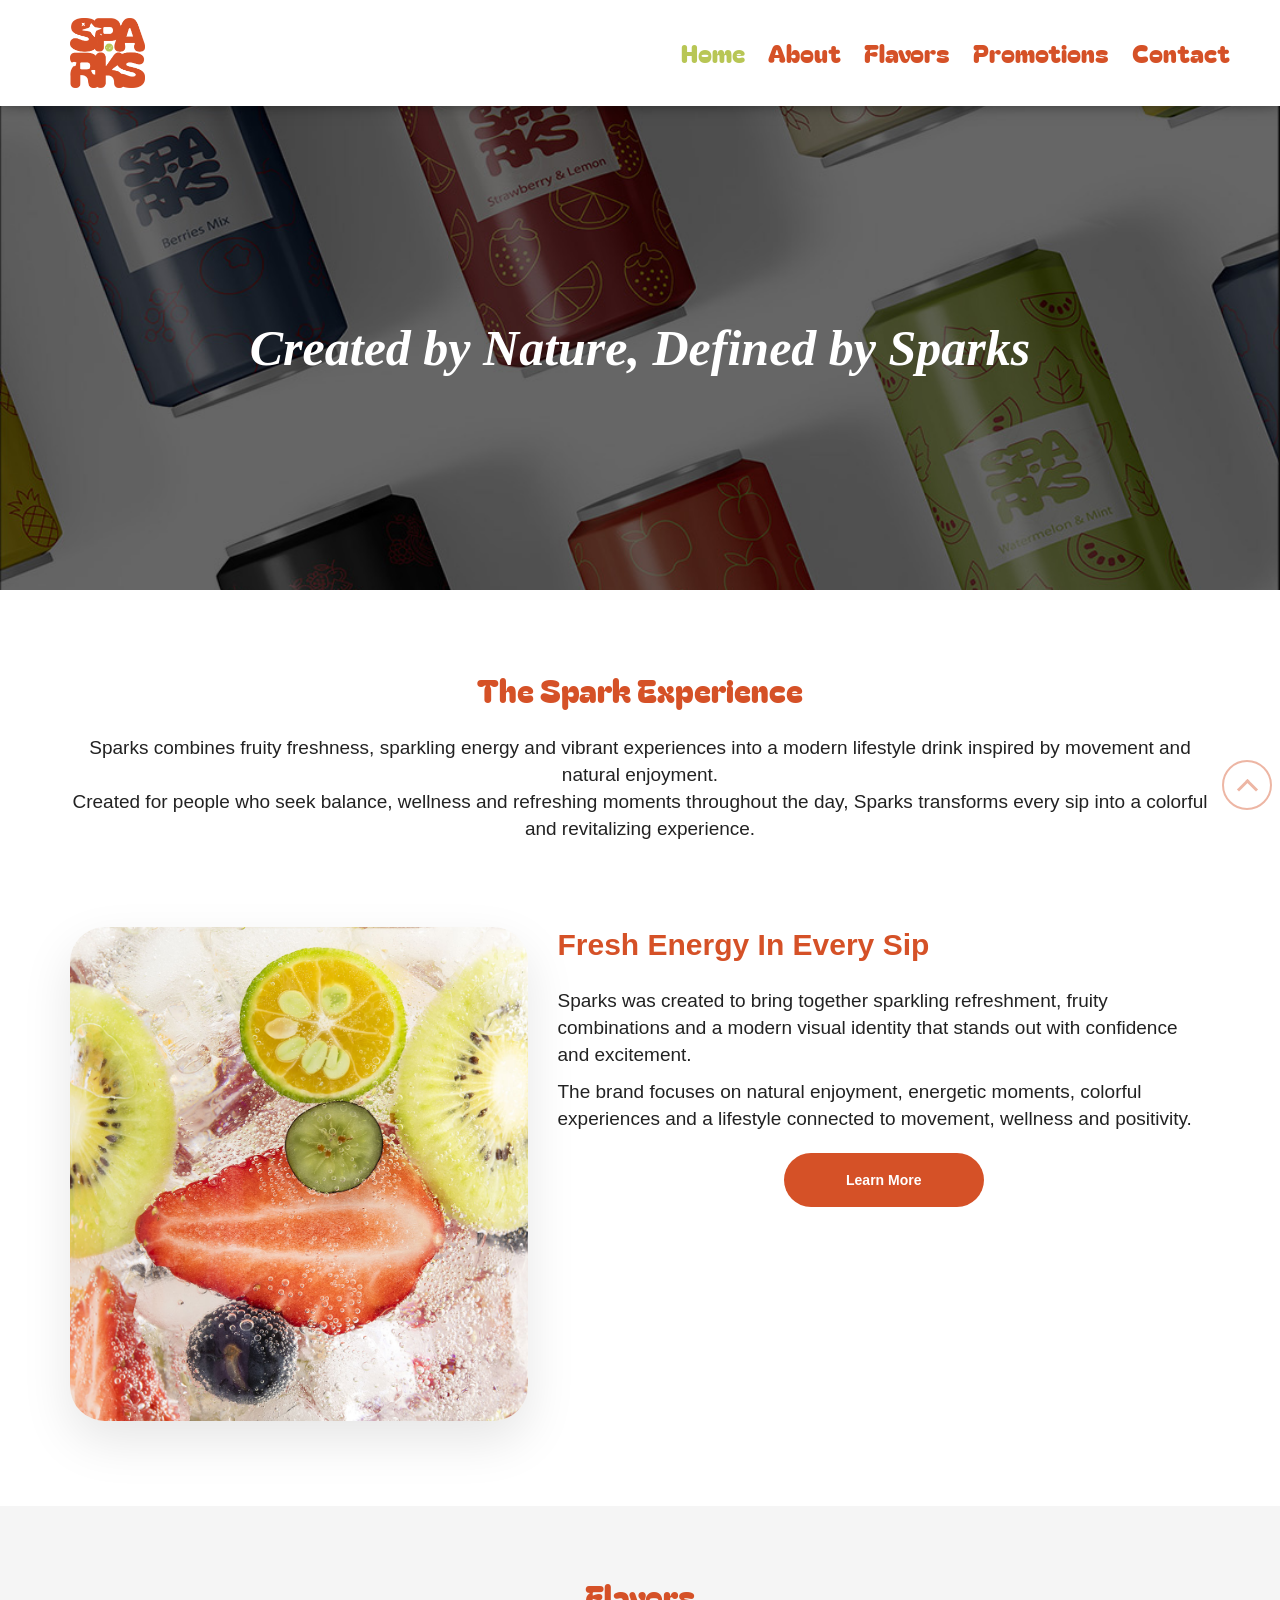
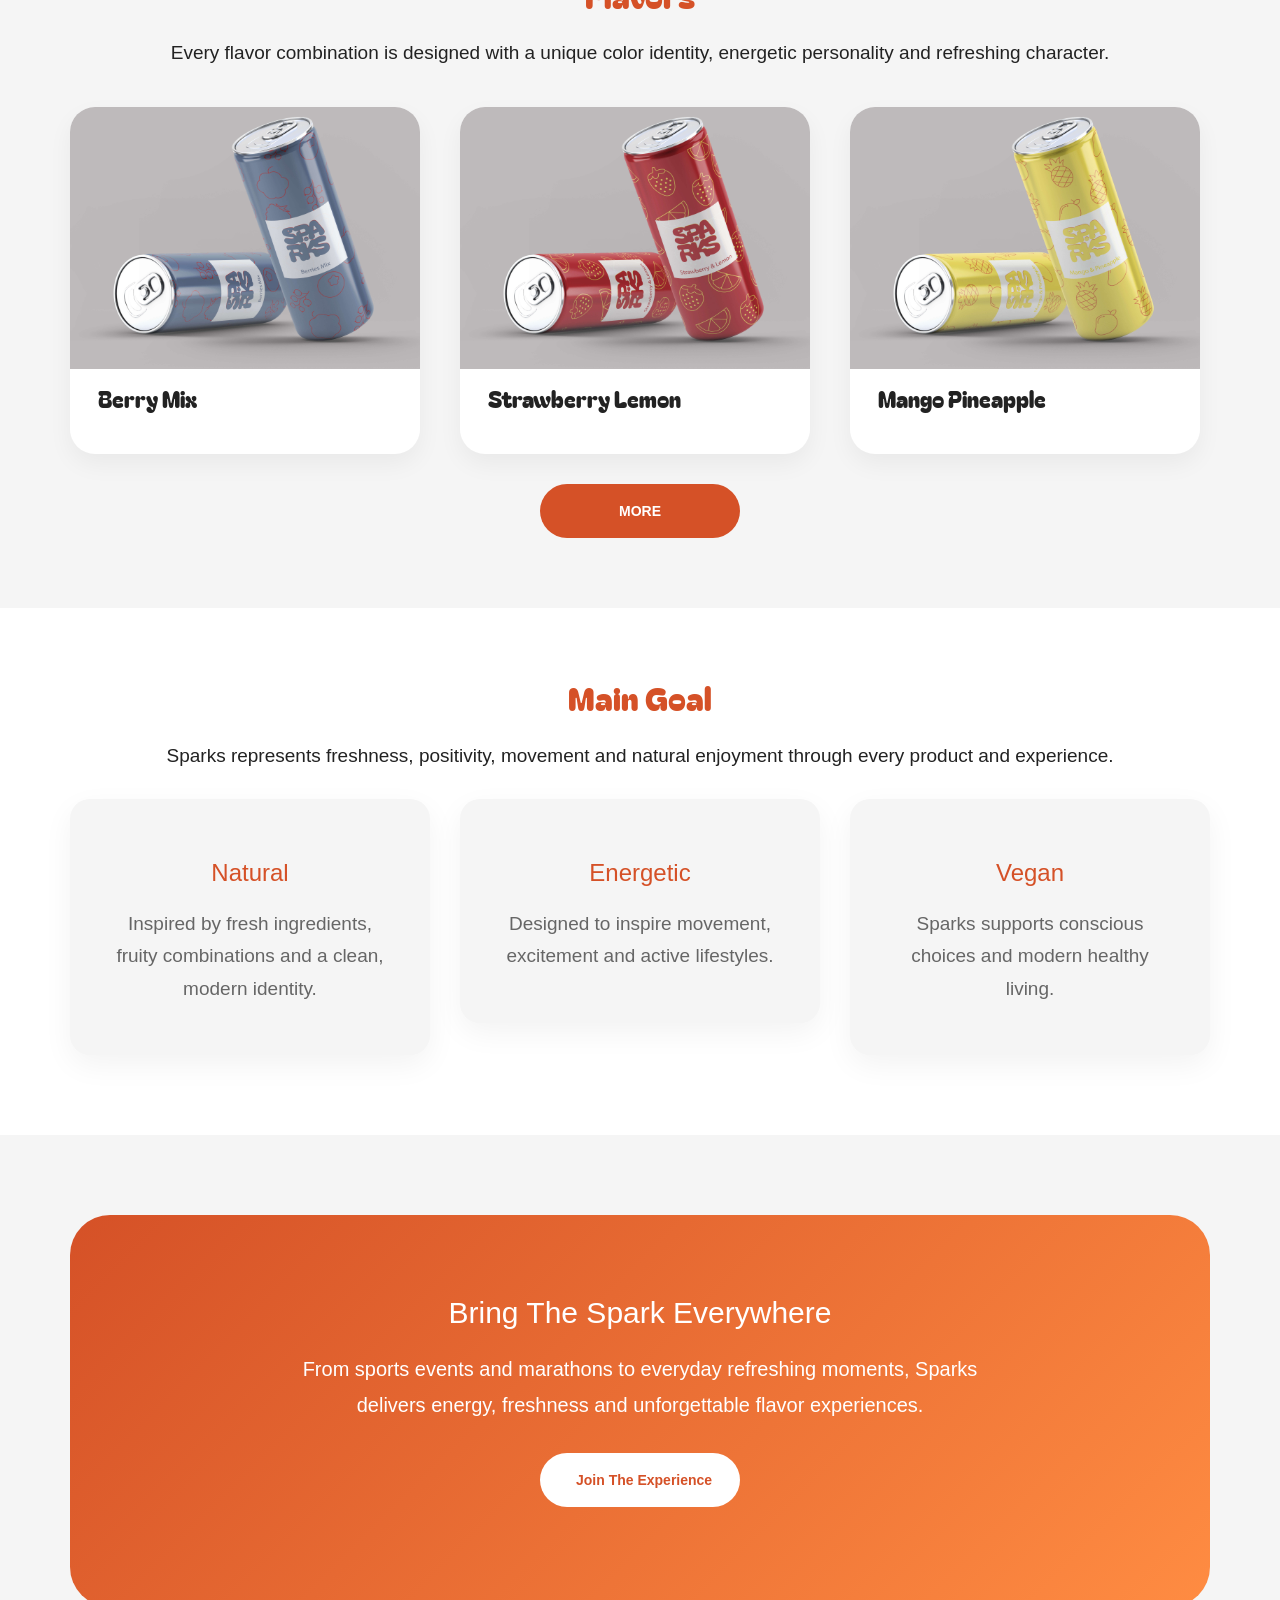
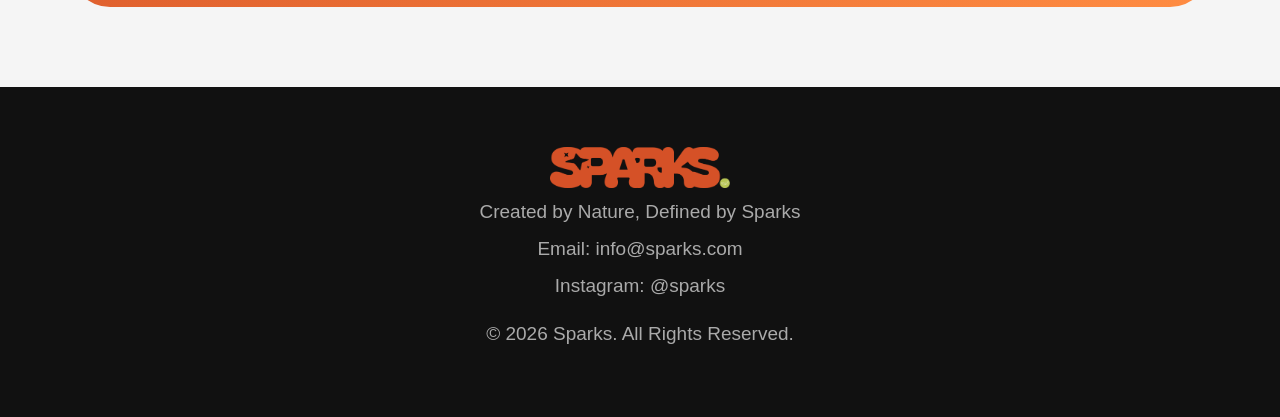
<file: index.html>
<!DOCTYPE html>
<html lang="en">
<head>
  <meta charset="UTF-8" />
  <meta name="viewport" content="width=device-width, initial-scale=1.0" />
  <title>SPARKS</title>
  <link rel="shortcut icon" href="https://christinastyl.github.io/sparks/images/favicon.png">


  <meta name="viewport" content="width=device-width, initial-scale=1">
  <meta name="title" content="SPARKS">
  <meta name="description" content="">

  <meta property="og:url" content="https://christinastyl.github.io/sparks/"/>
  <meta property="og:title" content="SPARKS"/>
  <meta property="og:description" content=""/>
  <meta property="og:site_name" content="SPARKS"/>
  <meta property="og:image" content="https://christinastyl.github.io/sparks/images/og_image.jpg"/>

  <link rel="stylesheet" href="https://maxcdn.bootstrapcdn.com/bootstrap/3.4.1/css/bootstrap.min.css">
  <script src="https://ajax.googleapis.com/ajax/libs/jquery/3.7.1/jquery.min.js"></script>
  <script src="https://maxcdn.bootstrapcdn.com/bootstrap/3.4.1/js/bootstrap.min.js"></script>

  <link rel="preconnect" href="https://fonts.googleapis.com">
  <link href="https://fonts.googleapis.com/css2?family=Bagel+Fat+One&family=Poppins:wght@300;400;500;600;700&display=swap" rel="stylesheet">
  <link href="https://fonts.cdnfonts.com/css/myriad-pro-5" rel="stylesheet">
  <link  href="scripts/style.css" rel="stylesheet"/>
</head>

<body>
    <div class="menu-wrap">
        <div class="container">
            <div class="row">
                <div class="col-xs-2">
                    <a href="/sparks" class="logo"><img src="images/logo.png" alt="logo"></a>
                </div>
                <div class="col-xs-10">
                    <div class="mobile-menu-icon" id="icon-menu"><span class="sp1"></span><span class="sp2"></span><span class="sp3"></span></div>
                    <div class="mobile-menu" id="mobile-menu">
                        <a class="mobile-active" href="/sparks">Home</a>
                        <a href="/sparks/about">About</a>
                        <a href="/sparks/flavors">Flavors</a>
                        <a href="/sparks/promotions">Promotions</a>
                        <a href="/sparks/contact">Contact</a>
                     </div>
                    <div class="menu" id="menu">
                        <a class="active" href="/sparks">Home</a>
                        <a href="/sparks/about">About</a>
                        <a href="/sparks/flavors">Flavors</a>
                        <a href="/sparks/promotions">Promotions</a>
                        <a href="/sparks/contact">Contact</a>
                     </div>
                </div>
            </div>
        </div>
    </div>
    <div class="header-wrap" id="top">
        <!-- <div class="overlay"></div> -->
        <div class="container">
            <div class="row">
                <div class="col-md-12">
                    <div class="header-img">
                        <h1>Created by Nature, Defined by Sparks</h1>
                        <!-- <a href="#flavors" class="btn">Explore Flavors</a> -->
                    </div>
                </div>
            </div>
        </div>
    </div>

  <div class="wrap intro-wrap">
      <div class="container">
          <div class="row">
              <div class="col-md-12">
                  <div class="section-intro">
                      <h2>The Spark Experience</h2>
                      <p>Sparks combines fruity freshness, sparkling energy and vibrant experiences into a modern lifestyle drink inspired by movement and natural enjoyment.<br>Created for people who seek balance, wellness and refreshing moments throughout the day, Sparks transforms every sip into a colorful and revitalizing experience.                      </p>
                  </div>
              </div>
          </div>
          <br><br>
          <div class="row">
              <div class="col-md-5">
                  <img class="hidden-xs hidden-sm" src="images/about-img.jpg" alt="Sparks Drink">
              </div>
              <div class="col-md-7">
                  <div class="intro-text">
                    <h2><strong>Fresh Energy In Every Sip</strong></h2>
                    <img class="hidden-md hidden-lg" src="images/about-img.jpg" alt="Sparks Drink">
                    <p>
                      Sparks was created to bring together sparkling refreshment,
                      fruity combinations and a modern visual identity that stands
                      out with confidence and excitement.
                    </p>
                    <p>
                      The brand focuses on natural enjoyment, energetic moments,
                      colorful experiences and a lifestyle connected to movement,
                      wellness and positivity.
                    </p>
                    <a href="/sparks/about" class="btn">Learn More</a>
                  </div>
              </div>
          </div>
      </div>
  </div>


  <!-- FLAVORS -->

  <div class="wrap flavors-wrap" id="flavors">
      <div class="container">
          <div class="row">
              <div class="col-md-12">
                  <div class="section-intro">
                    <h2>Flavors</h2>
                    <p>
                      Every flavor combination is designed with a unique color identity,
                      energetic personality and refreshing character.
                    </p>
                  </div>
              </div>
          </div>
          <div class="row">
              <div class="col-sm-6 col-md-4">
                  <div class="flavor-card">
                      <div class="flavor-top berry"><img src="images/berry.jpg" alt="Berry Mix"></div>
                    <div class="flavor-content">
                      <h3>Berry Mix</h3>
                    </div>
                  </div>
              </div>
              <div class="col-sm-6 col-md-4">
                  <div class="flavor-card">
                    <div class="flavor-top strawberry"><img src="images/strawberry.jpg" alt="Strawberry Lemon"></div>
                    <div class="flavor-content">
                      <h3>Strawberry Lemon</h3>
                    </div>
                  </div>
              </div>
              <div class="hidden-sm col-md-4">
                  <div class="flavor-card">
                    <div class="flavor-top mango"><img src="images/mango.jpg" alt="Mango Pineapple"></div>
                    <div class="flavor-content">
                      <h3>Mango Pineapple</h3>
                    </div>
                  </div>
              </div>
          </div>
          <div class="row">
              <div class="col-md-12">
                  <a href="/sparks/flavors" class="btn">MORE</a>
              </div>
          </div>
      </div>
  </div>

  <!-- VALUES -->
  <div class="wrap goals-wrap">
      <div class="container">
          <div class="row">
              <div class="col-md-12">
                  <div class="section-intro">
                      <h2>Main Goal</h2>
                      <p>
                        Sparks represents freshness, positivity, movement and natural
                        enjoyment through every product and experience.
                      </p>
                  </div>
              </div>
          </div>
          <div class="row">
              <div class="col-md-4">
                  <div class="goal-card">
                    <h3>Natural</h3>
                    <p>
                      Inspired by fresh ingredients, fruity combinations and a clean,
                      modern identity.
                    </p>
                  </div>
              </div>
              <div class="col-md-4">
                  <div class="goal-card">
                    <h3>Energetic</h3>
                    <p>
                      Designed to inspire movement, excitement and active lifestyles.
                    </p>
                  </div>
              </div>
              <div class="col-md-4">
                  <div class="goal-card">
                    <h3>Vegan</h3>
                    <p>
                      Sparks supports conscious choices and modern healthy living.
                    </p>
                  </div>
              </div>

          </div>
      </div>
  </div>

  <!-- CTA -->
  <div class="cta-wrap">
      <div class="container">
          <div class="row">
              <div class="col-md-12">
                  <div class="cta">
                    <h2>Bring The Spark Everywhere</h2>
                    <p>
                      From sports events and marathons to everyday refreshing moments,
                      Sparks delivers energy, freshness and unforgettable flavor experiences.
                    </p>
                    <a href="/sparks/contact" class="btn">Join The Experience</a>
                  </div>
              </div>
          </div>
      </div>
  </div>



  <!-- FOOTER -->

  <div class="footer" id="contact">
      <div class="container">
          <div class="row">
              <div class="col-md-4"></div>
              <div class="col-md-4">
                  <img src="images/secondary.png" alt="logo">
                <p>Created by Nature, Defined by Sparks</p>
                <p>Email: info@sparks.com</p>
                <p>Instagram: @sparks</p>
                <p style="margin-top:20px;">© 2026 Sparks. All Rights Reserved.</p>
              </div>
              <div class="col-md-4"></div>
          </div>
      </div>
  </div>
  <a href="#top" id="scroll-top" class="scroller tp" title="BACK TO TOP" ><span></span></a>
  <script src="scripts/javascript.js"></script>
</body>
</html>
</file>
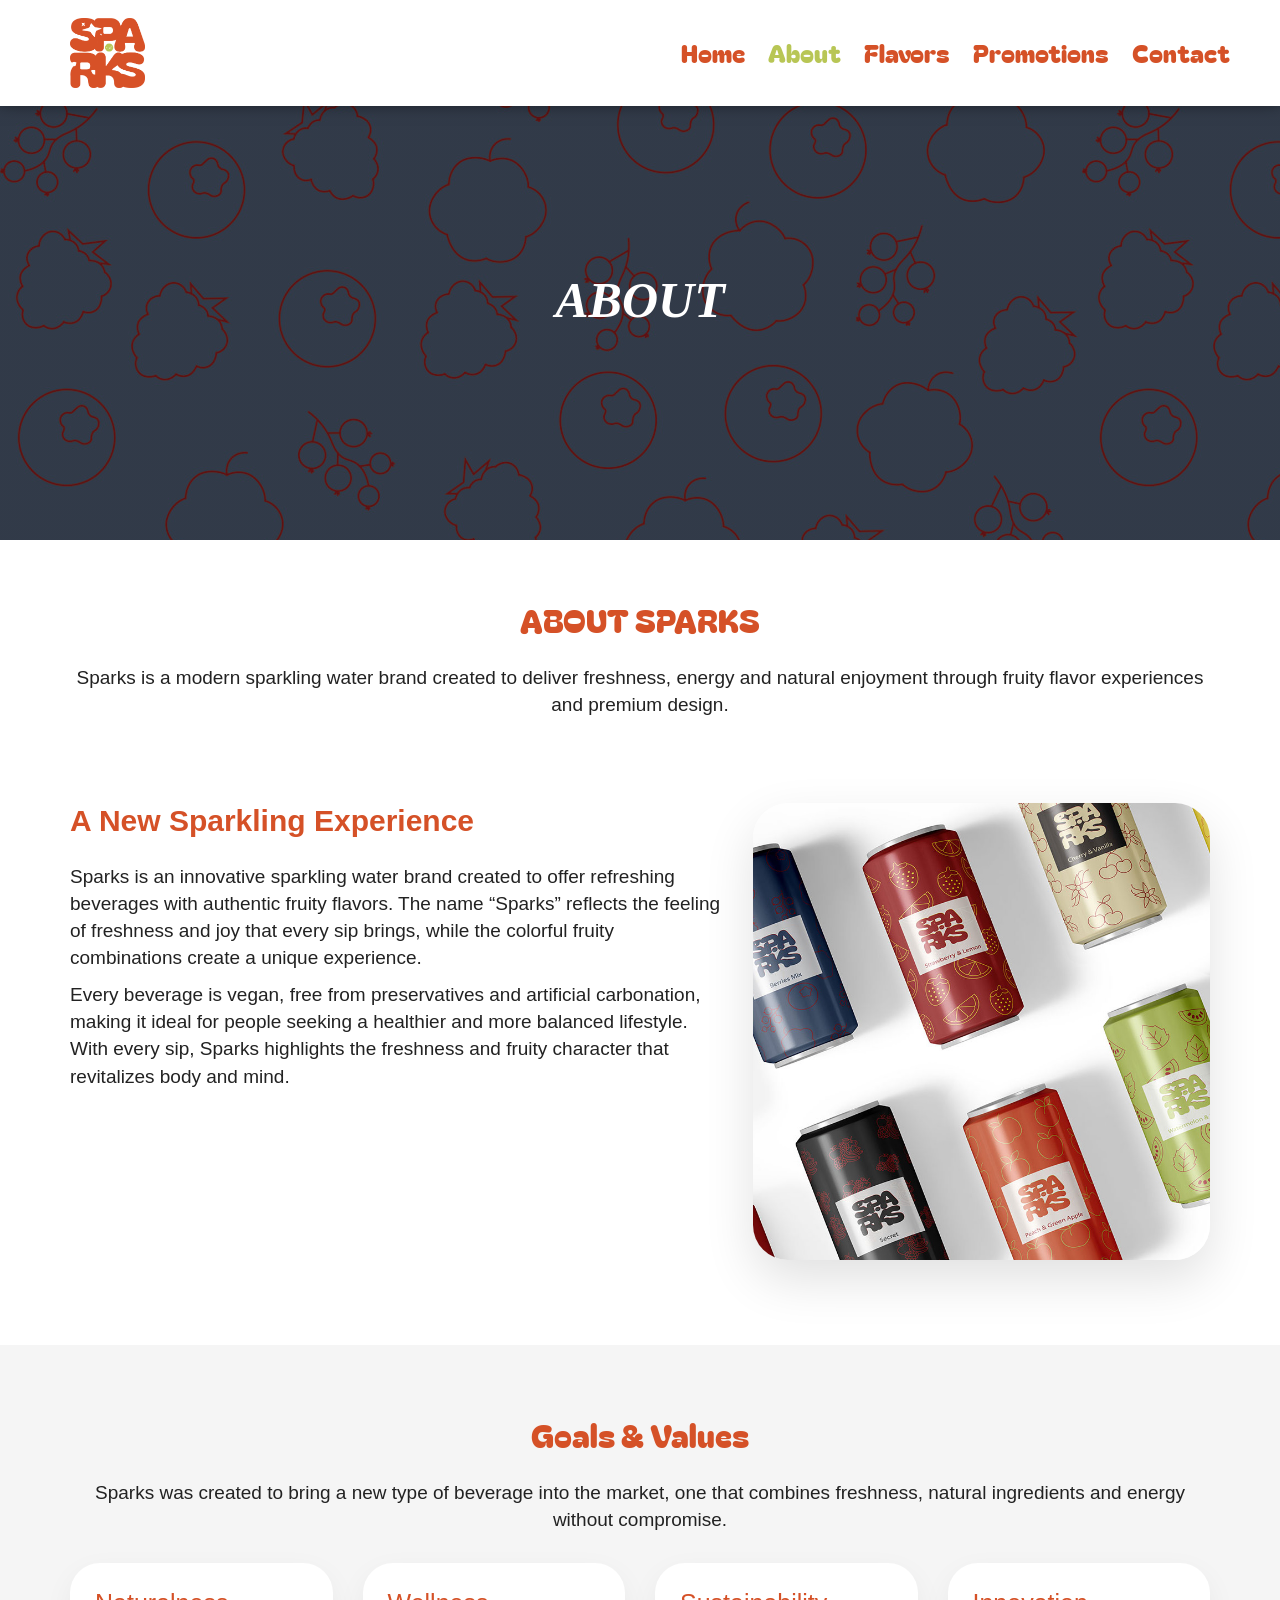
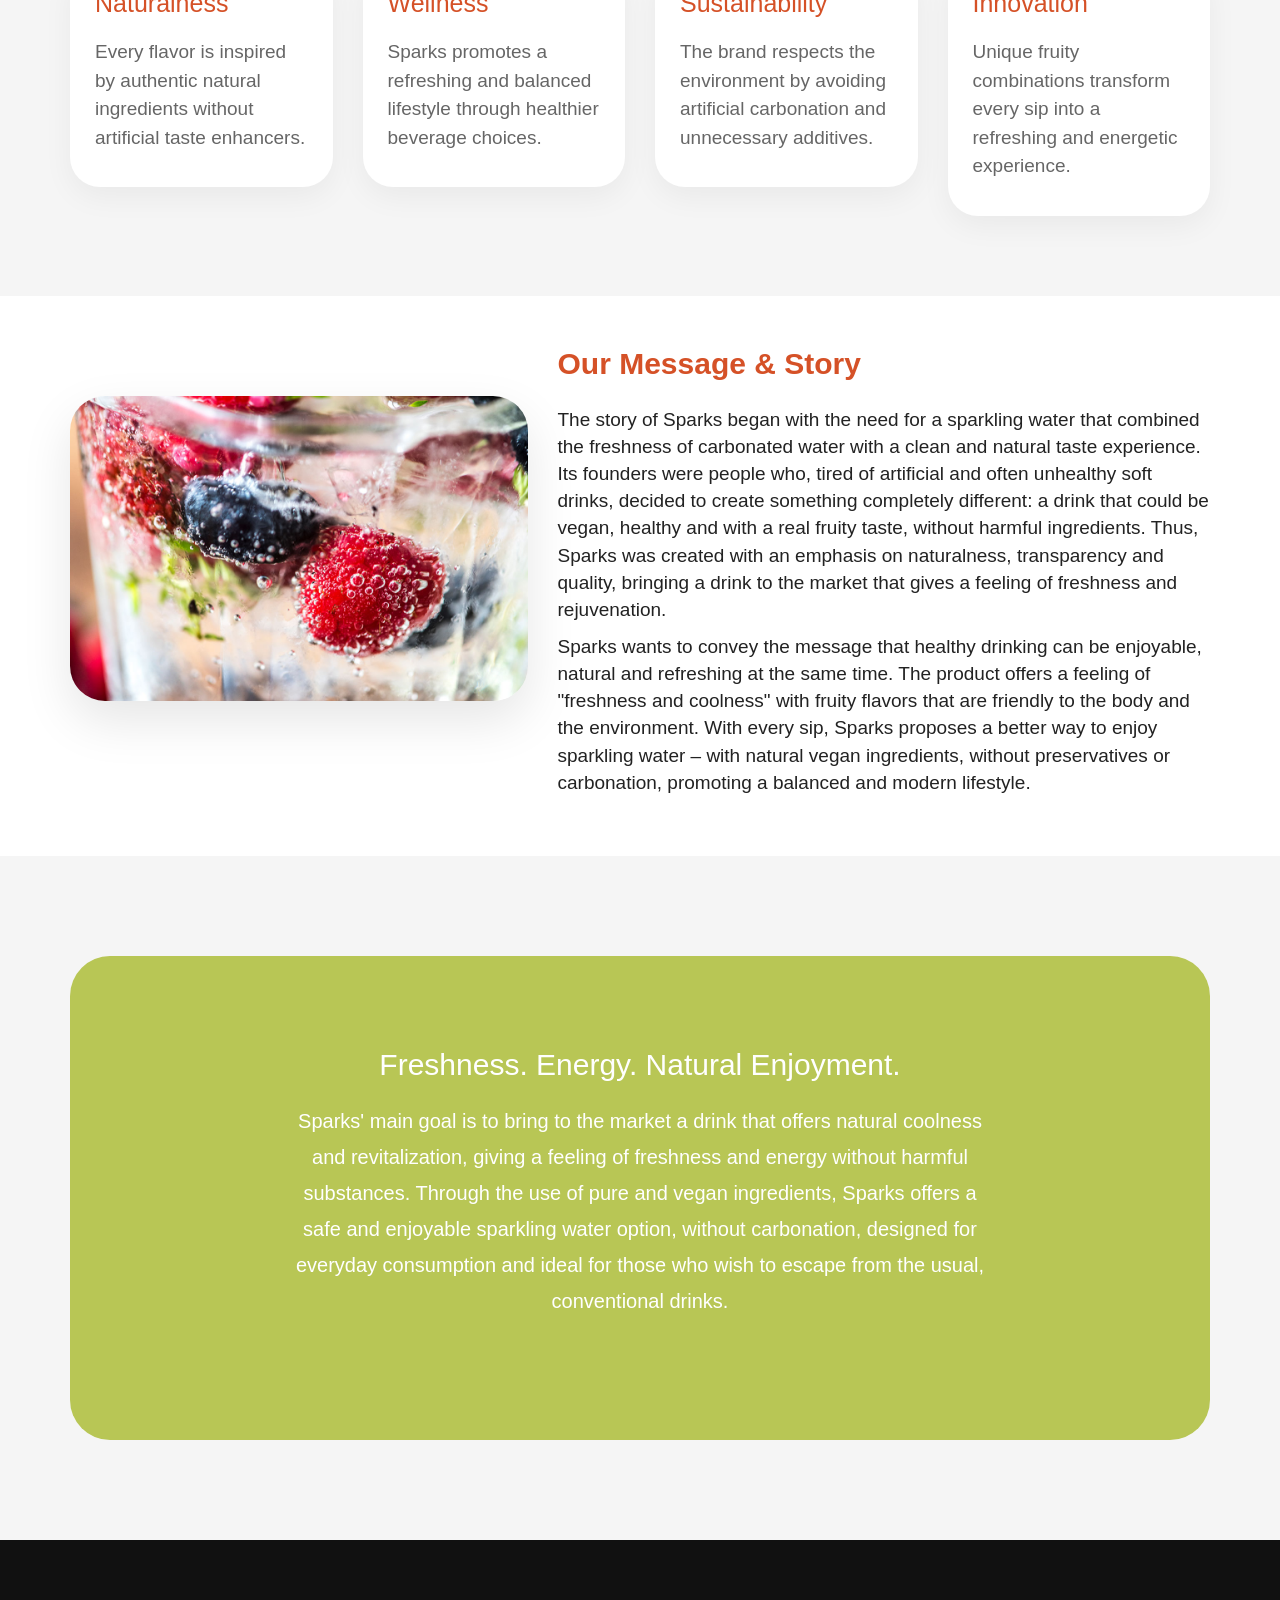
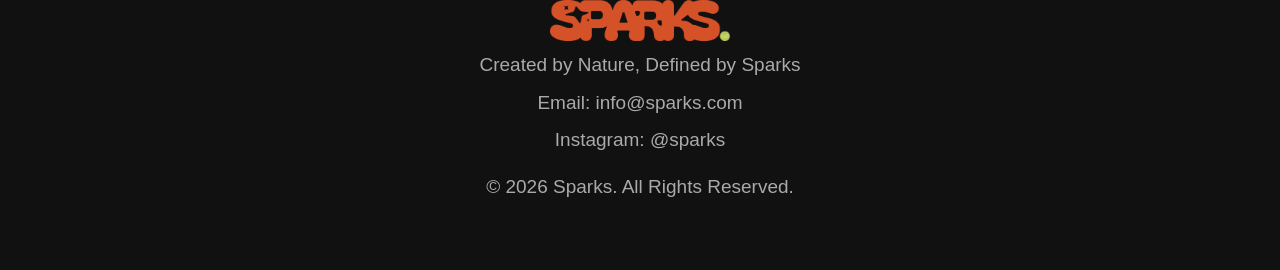
<file: about.html>
<!DOCTYPE html>
<html lang="en">
<head>
  <meta charset="UTF-8" />
  <meta name="viewport" content="width=device-width, initial-scale=1.0" />
  <title>SPARKS - ABOUT</title>
  <link rel="shortcut icon" href="https://christinastyl.github.io/sparks/images/favicon.png">


  <meta name="viewport" content="width=device-width, initial-scale=1">
  <meta name="title" content="SPARKS">
  <meta name="description" content="">

  <meta property="og:url" content="https://christinastyl.github.io/sparks/"/>
  <meta property="og:title" content="SPARKS"/>
  <meta property="og:description" content=""/>
  <meta property="og:site_name" content="SPARKS"/>
  <meta property="og:image" content="https://christinastyl.github.io/sparks/images/og_image.jpg"/>

  <link rel="stylesheet" href="https://maxcdn.bootstrapcdn.com/bootstrap/3.4.1/css/bootstrap.min.css">
  <script src="https://ajax.googleapis.com/ajax/libs/jquery/3.7.1/jquery.min.js"></script>
  <script src="https://maxcdn.bootstrapcdn.com/bootstrap/3.4.1/js/bootstrap.min.js"></script>

  <link rel="preconnect" href="https://fonts.googleapis.com">
  <link href="https://fonts.googleapis.com/css2?family=Bagel+Fat+One&family=Poppins:wght@300;400;500;600;700&display=swap" rel="stylesheet">
  <link href="https://fonts.cdnfonts.com/css/myriad-pro-5" rel="stylesheet">
  <link  href="scripts/style.css" rel="stylesheet"/>
</head>

<body>
    <div class="menu-wrap">
        <div class="container">
            <div class="row">
                <div class="col-xs-2">
                    <a href="/sparks" class="logo"><img src="images/logo.png" alt="logo"></a>
                </div>
                <div class="col-xs-10">
                    <div class="mobile-menu-icon" id="icon-menu"><span class="sp1"></span><span class="sp2"></span><span class="sp3"></span></div>
                    <div class="mobile-menu" id="mobile-menu">
                        <a href="/sparks">Home</a>
                        <a class="mobile-active" href="/sparks/about">About</a>
                        <a href="/sparks/flavors">Flavors</a>
                        <a href="/sparks/promotions">Promotions</a>
                        <a href="/sparks/contact">Contact</a>
                     </div>
                    <div class="menu">
                        <a href="/sparks">Home</a>
                        <a class="active" href="/sparks/about">About</a>
                        <a href="/sparks/flavors">Flavors</a>
                        <a href="/sparks/promotions">Promotions</a>
                        <a href="/sparks/contact">Contact</a>
                     </div>
                </div>
            </div>
        </div>
    </div>
    <div class="hero-wrap hero about-hero" id="top">
        <!-- <div class="overlay"></div> -->
        <div class="container">
            <div class="row">
                <div class="col-md-12">
                    <h1>ABOUT</h1>
                </div>
            </div>
        </div>
    </div>

    <div class="wrap about-wrap">
        <div class="container">
            <div class="row">
                <div class="col-md-12">
                    <div class="section-intro">
                      <h2>ABOUT SPARKS</h2>
                      <p>Sparks is a modern sparkling water brand created to deliver freshness, energy and natural enjoyment through fruity flavor experiences and premium design.</p>
                    </div>
                </div>
            </div>
            <br><br>
            <div class="row">
                <div class="col-md-7">
                    <h2><strong>A New Sparkling Experience</strong></h2>
                    <img class="hidden-md hidden-lg" src="images/about.jpg" alt="about">
                    <p>
                      <span class="highlight">Sparks</span> is an innovative sparkling
                      water brand created to offer refreshing beverages with authentic
                      fruity flavors. The name “Sparks” reflects the feeling of freshness
                      and joy that every sip brings, while the colorful fruity combinations
                      create a unique experience.
                    </p>
                    <p>
                      Every beverage is vegan, free from preservatives and artificial
                      carbonation, making it ideal for people seeking a healthier and
                      more balanced lifestyle. With every sip, Sparks highlights the
                      freshness and fruity character that revitalizes body and mind.
                    </p>
                </div>
                <div class="col-md-5">
                    <img class="hidden-xs hidden-sm" src="images/about.jpg" alt="about">
                </div>
            </div>
        </div>
    </div>

    <div class="wrap value-wrap">
        <div class="container">
            <div class="row">
                <div class="col-md-12">
                    <div class="section-intro">
                      <h2>Goals & Values</h2>
                      <p>Sparks was created to bring a new type of beverage into the market, one that combines freshness, natural ingredients and energy without compromise.</p>
                    </div>
                </div>
            </div>
            <div class="row">
                <div class="values-section">
                    <div class="col-md-3">
                        <div class="value-card">
                          <h3>Naturalness</h3>
                          <p>
                            Every flavor is inspired by authentic natural ingredients
                            without artificial taste enhancers.
                          </p>
                        </div>
                    </div>
                    <div class="col-md-3">
                        <div class="value-card">
                          <h3>Wellness</h3>
                          <p>
                            Sparks promotes a refreshing and balanced lifestyle
                            through healthier beverage choices.
                          </p>
                        </div>
                    </div>
                    <div class="col-md-3">
                        <div class="value-card">
                          <h3>Sustainability</h3>
                          <p>
                            The brand respects the environment by avoiding
                            artificial carbonation and unnecessary additives.
                          </p>
                        </div>
                    </div>
                    <div class="col-md-3">
                        <div class="value-card">
                          <h3>Innovation</h3>
                          <p>
                            Unique fruity combinations transform every sip into
                            a refreshing and energetic experience.
                          </p>
                        </div>
                    </div>
                </div>
            </div>
        </div>
    </div>

    <div class="wrap story-wrap">
        <div class="container">
            <div class="row">
                <div class="col-md-5">
                    <img class="hidden-xs hidden-sm" src="images/story.jpg" alt="Our Message & Story">
                </div>
                <div class="col-md-7">
                    <h2><strong>Our Message & Story</strong></h2>
                    <img class="hidden-md hidden-lg" src="images/story.jpg" alt="Our Message & Story">
                    <p>The story of Sparks began with the need for a sparkling water that combined the freshness of carbonated water with a clean and natural taste experience. Its founders were people who, tired of artificial and often unhealthy soft drinks, decided to create something completely different: a drink that could be vegan, healthy and with a real fruity taste, without harmful ingredients. Thus, Sparks was created with an emphasis on naturalness, transparency and quality, bringing a drink to the market that gives a feeling of freshness and rejuvenation.</p>
                    <p>Sparks wants to convey the message that healthy drinking can be enjoyable, natural and refreshing at the same time. The product offers a feeling of "freshness and coolness" with fruity flavors that are friendly to the body and the environment. With every sip, Sparks proposes a better way to enjoy sparkling water – with natural vegan ingredients, without preservatives or carbonation, promoting a balanced and modern lifestyle.</p>
                </div>
            </div>
        </div>
    </div>
    <div class="quote-wrap">
        <div class="container">
            <div class="row">
                <div class="col-md-12">
                    <div class="quote">
                      <h2>Freshness. Energy. Natural Enjoyment.</h2>
                      <p>Sparks' main goal is to bring to the market a drink that offers natural coolness and revitalization, giving a feeling of freshness and energy without harmful substances. Through the use of pure and vegan ingredients, Sparks offers a safe and enjoyable sparkling water option, without carbonation, designed for everyday consumption and ideal for those who wish to escape from the usual, conventional drinks.</p>
                    </div>
                </div>
            </div>
        </div>
    </div>

  <!-- FOOTER -->

  <div class="footer" id="contact">
      <div class="container">
          <div class="row">
              <div class="col-md-4"></div>
              <div class="col-md-4">
                  <img src="images/secondary.png" alt="logo">
                <p>Created by Nature, Defined by Sparks</p>
                <p>Email: info@sparks.com</p>
                <p>Instagram: @sparks</p>
                <p style="margin-top:20px;">© 2026 Sparks. All Rights Reserved.</p>
              </div>
              <div class="col-md-4"></div>
          </div>
      </div>
</div>
<a href="#top" id="scroll-top" class="scroller tp" title="BACK TO TOP" ><span></span></a>
<script src="scripts/javascript.js"></script>
</body>
</html>
</file>
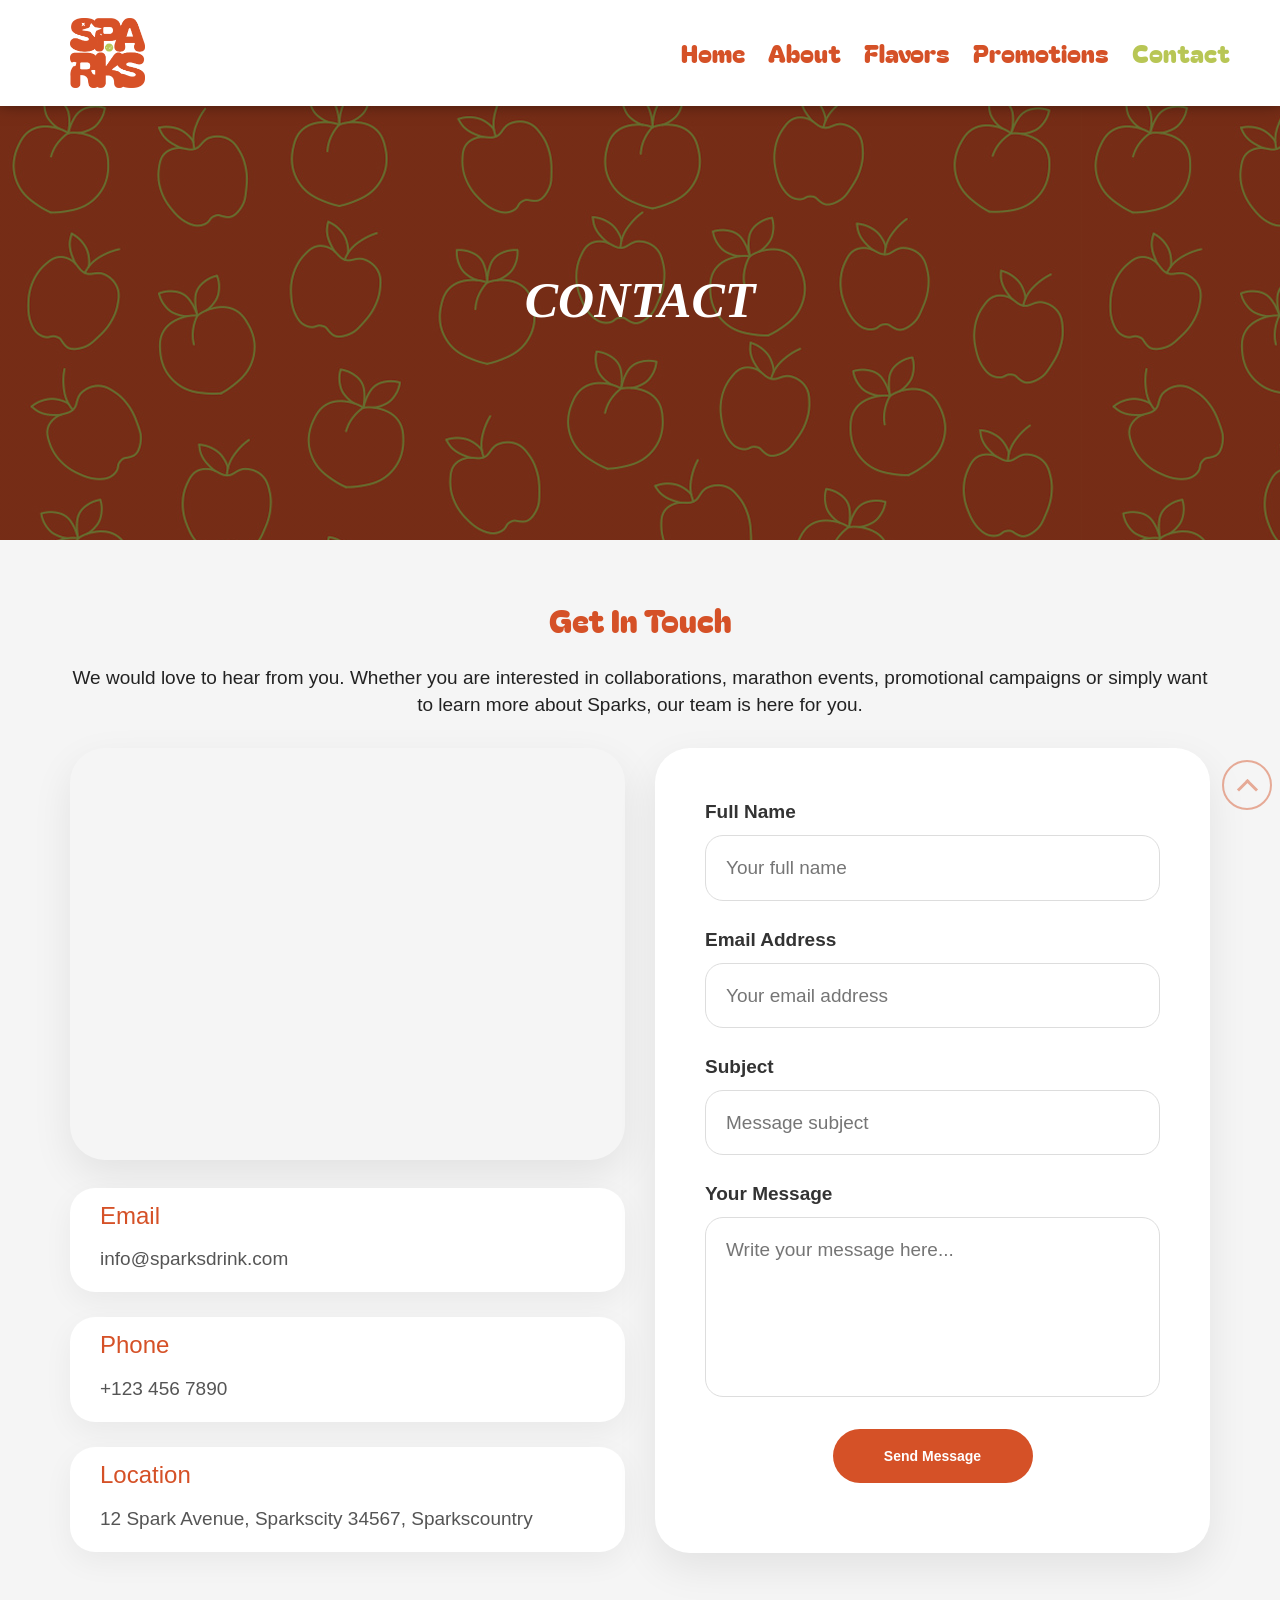
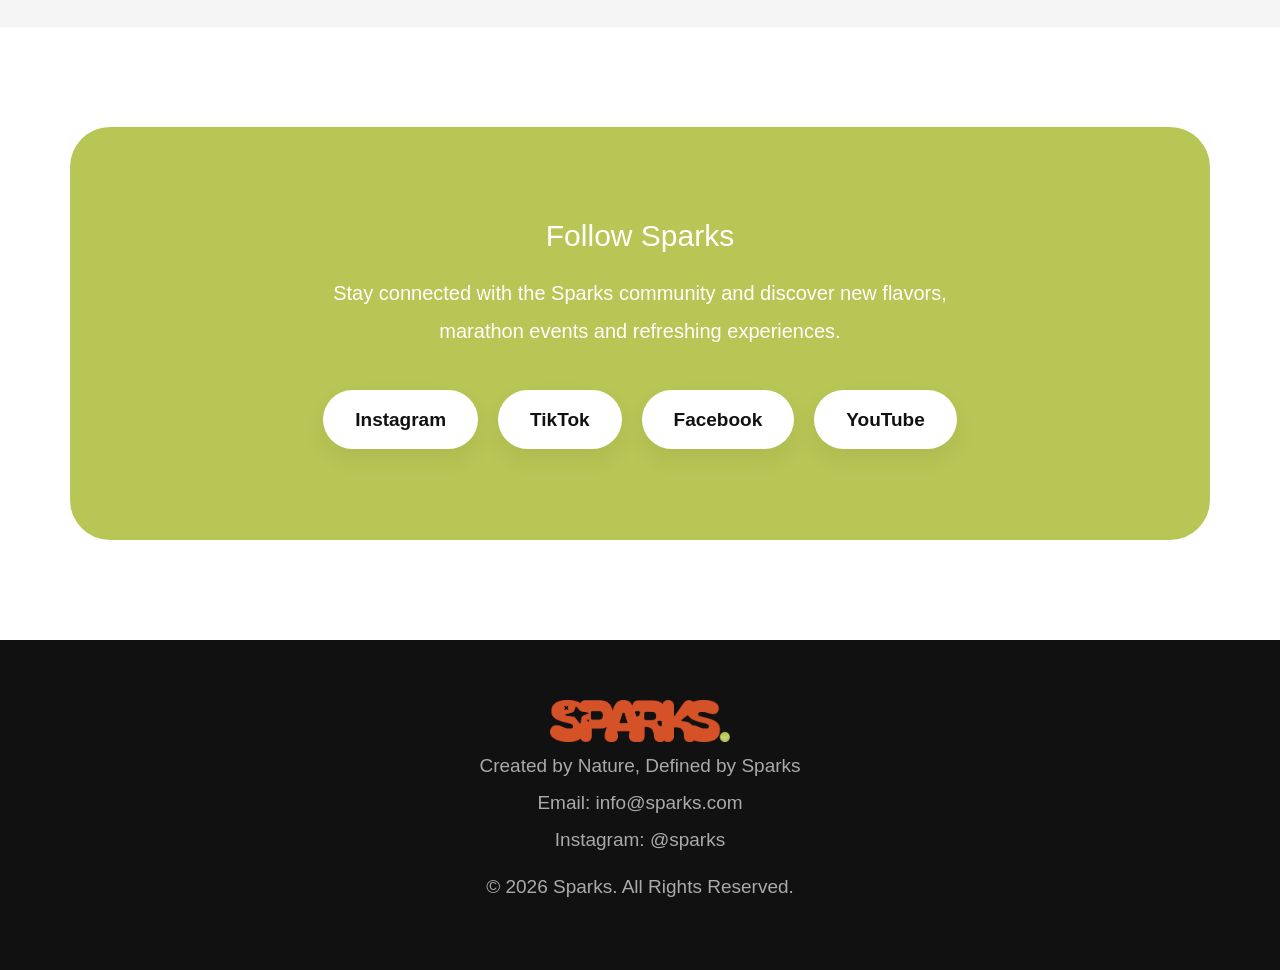
<file: contact.html>
<!DOCTYPE html>
<html lang="en">
<head>
  <meta charset="UTF-8" />
  <meta name="viewport" content="width=device-width, initial-scale=1.0" />
  <title>SPARKS - CONTACT</title>
  <link rel="shortcut icon" href="https://christinastyl.github.io/sparks/images/favicon.png">


  <meta name="viewport" content="width=device-width, initial-scale=1">
  <meta name="title" content="SPARKS">
  <meta name="description" content="">

  <meta property="og:url" content="https://christinastyl.github.io/sparks/"/>
  <meta property="og:title" content="SPARKS"/>
  <meta property="og:description" content=""/>
  <meta property="og:site_name" content="SPARKS"/>
  <meta property="og:image" content="https://christinastyl.github.io/sparks/images/og_image.jpg"/>

  <link rel="stylesheet" href="https://maxcdn.bootstrapcdn.com/bootstrap/3.4.1/css/bootstrap.min.css">
  <script src="https://ajax.googleapis.com/ajax/libs/jquery/3.7.1/jquery.min.js"></script>
  <script src="https://maxcdn.bootstrapcdn.com/bootstrap/3.4.1/js/bootstrap.min.js"></script>

  <link rel="preconnect" href="https://fonts.googleapis.com">
  <link href="https://fonts.googleapis.com/css2?family=Bagel+Fat+One&family=Poppins:wght@300;400;500;600;700&display=swap" rel="stylesheet">
  <link href="https://fonts.cdnfonts.com/css/myriad-pro-5" rel="stylesheet">
  <link  href="scripts/style.css" rel="stylesheet"/>
</head>

<body>
    <div class="menu-wrap">
        <div class="container">
            <div class="row">
                <div class="col-xs-2">
                    <a href="/sparks" class="logo"><img src="images/logo.png" alt="logo"></a>
                </div>
                <div class="col-xs-10">
                    <div class="mobile-menu-icon" id="icon-menu"><span class="sp1"></span><span class="sp2"></span><span class="sp3"></span></div>
                    <div class="mobile-menu" id="mobile-menu">
                        <a href="/sparks">Home</a>
                        <a href="/sparks/about">About</a>
                        <a href="/sparks/flavors">Flavors</a>
                        <a href="/sparks/promotions">Promotions</a>
                        <a class="mobile-active" href="/sparks/contact">Contact</a>
                     </div>
                    <div class="menu">
                        <a href="/sparks">Home</a>
                        <a href="/sparks/about">About</a>
                        <a href="/sparks/flavors">Flavors</a>
                        <a href="/sparks/promotions">Promotions</a>
                        <a class="active" href="/sparks/contact">Contact</a>
                     </div>
                </div>
            </div>
        </div>
    </div>
    <div class="hero-wrap hero contact-hero" id="top">
        <!-- <div class="overlay"></div> -->
        <div class="container">
            <div class="row">
                <div class="col-md-12">
                    <h1>CONTACT</h1>
                </div>
            </div>
        </div>
    </div>
    <div class="wrap contact-wrap">
        <div class="container">
            <div class="row">
                <div class="col-md-12">
                    <div class="section-intro">
                      <h2>Get In Touch</h2>
                      <p>We would love to hear from you. Whether you are interested in collaborations, marathon events, promotional campaigns or simply want to learn more about Sparks, our team is here for you.</p>
                    </div>
                </div>
            </div>
            <div class="row">
                <div class="col-md-6">
                    <div class="contact-info">
                        <div class="map">
                          <iframe
                          src="https://maps.google.com/maps?q=Athens&t=&z=13&ie=UTF8&iwloc=&output=embed">
                          </iframe>
                      </div><br>
                      <div class="info-box">
                        <h3>Email</h3>
                        <p>info@sparksdrink.com</p>
                      </div>
                      <div class="info-box">
                        <h3>Phone</h3>
                        <p>+123 456 7890</p>
                      </div>
                      <div class="info-box">
                        <h3>Location</h3>
                        <p>12 Spark Avenue, Sparkscity 34567, Sparkscountry</p>
                      </div>
                    </div>

                </div>
                <div class="col-md-6">
                    <div class="contact-form">
                      <form>
                        <div class="form-group">
                          <label>Full Name</label>
                          <input type="text" placeholder="Your full name">
                        </div>
                        <div class="form-group">
                          <label>Email Address</label>
                          <input type="email" placeholder="Your email address">
                        </div>
                        <div class="form-group">
                          <label>Subject</label>
                          <input type="text" placeholder="Message subject">
                        </div>
                        <div class="form-group">
                          <label>Your Message</label>
                          <textarea placeholder="Write your message here..."></textarea>
                        </div>
                        <button type="submit" class="submit-btn btn">
                          Send Message
                        </button>
                      </form>
                    </div>
                </div>
            </div>
        </div>
    </div>

    <div class="quote-wrap social">
        <div class="container">
            <div class="row">
                <div class="col-md-12">
                    <div class="quote">
                        <div class="social-section">
                          <h2>Follow Sparks</h2>
                          <p>
                            Stay connected with the Sparks community and discover
                            new flavors, marathon events and refreshing experiences.
                          </p>
                          <div class="socials">
                            <a href="#" class="social-btn">Instagram</a>
                            <a href="#" class="social-btn">TikTok</a>
                            <a href="#" class="social-btn">Facebook</a>
                            <a href="#" class="social-btn">YouTube</a>
                          </div>
                        </div>
                    </div>
                </div>
            </div>
        </div>
    </div>



  <!-- FOOTER -->

  <div class="footer" id="contact">
      <div class="container">
          <div class="row">
              <div class="col-md-4"></div>
              <div class="col-md-4">
                  <img src="images/secondary.png" alt="logo">
                <p>Created by Nature, Defined by Sparks</p>
                <p>Email: info@sparks.com</p>
                <p>Instagram: @sparks</p>
                <p style="margin-top:20px;">© 2026 Sparks. All Rights Reserved.</p>
              </div>
              <div class="col-md-4"></div>
          </div>
      </div>
</div>
<a href="#top" id="scroll-top" class="scroller tp" title="BACK TO TOP" ><span></span></a>
<script src="scripts/javascript.js"></script>
</body>
</html>
</file>
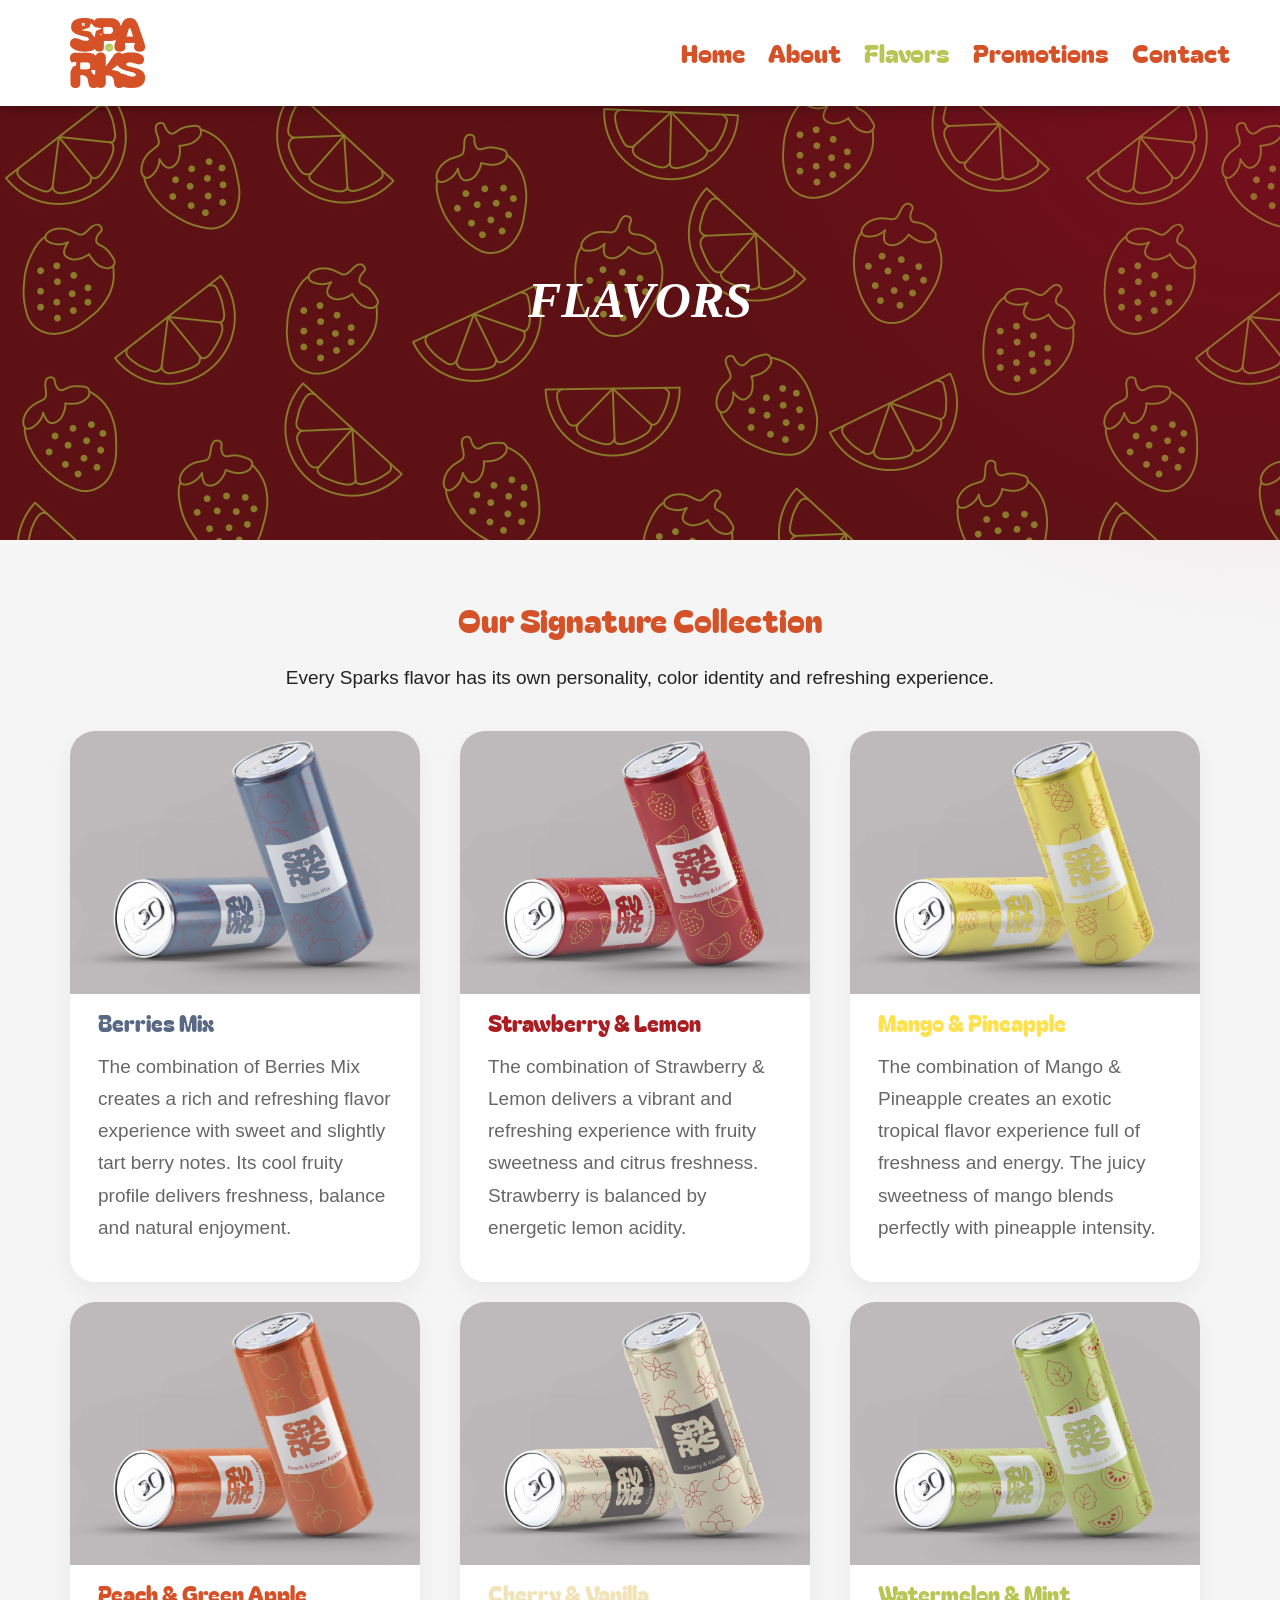
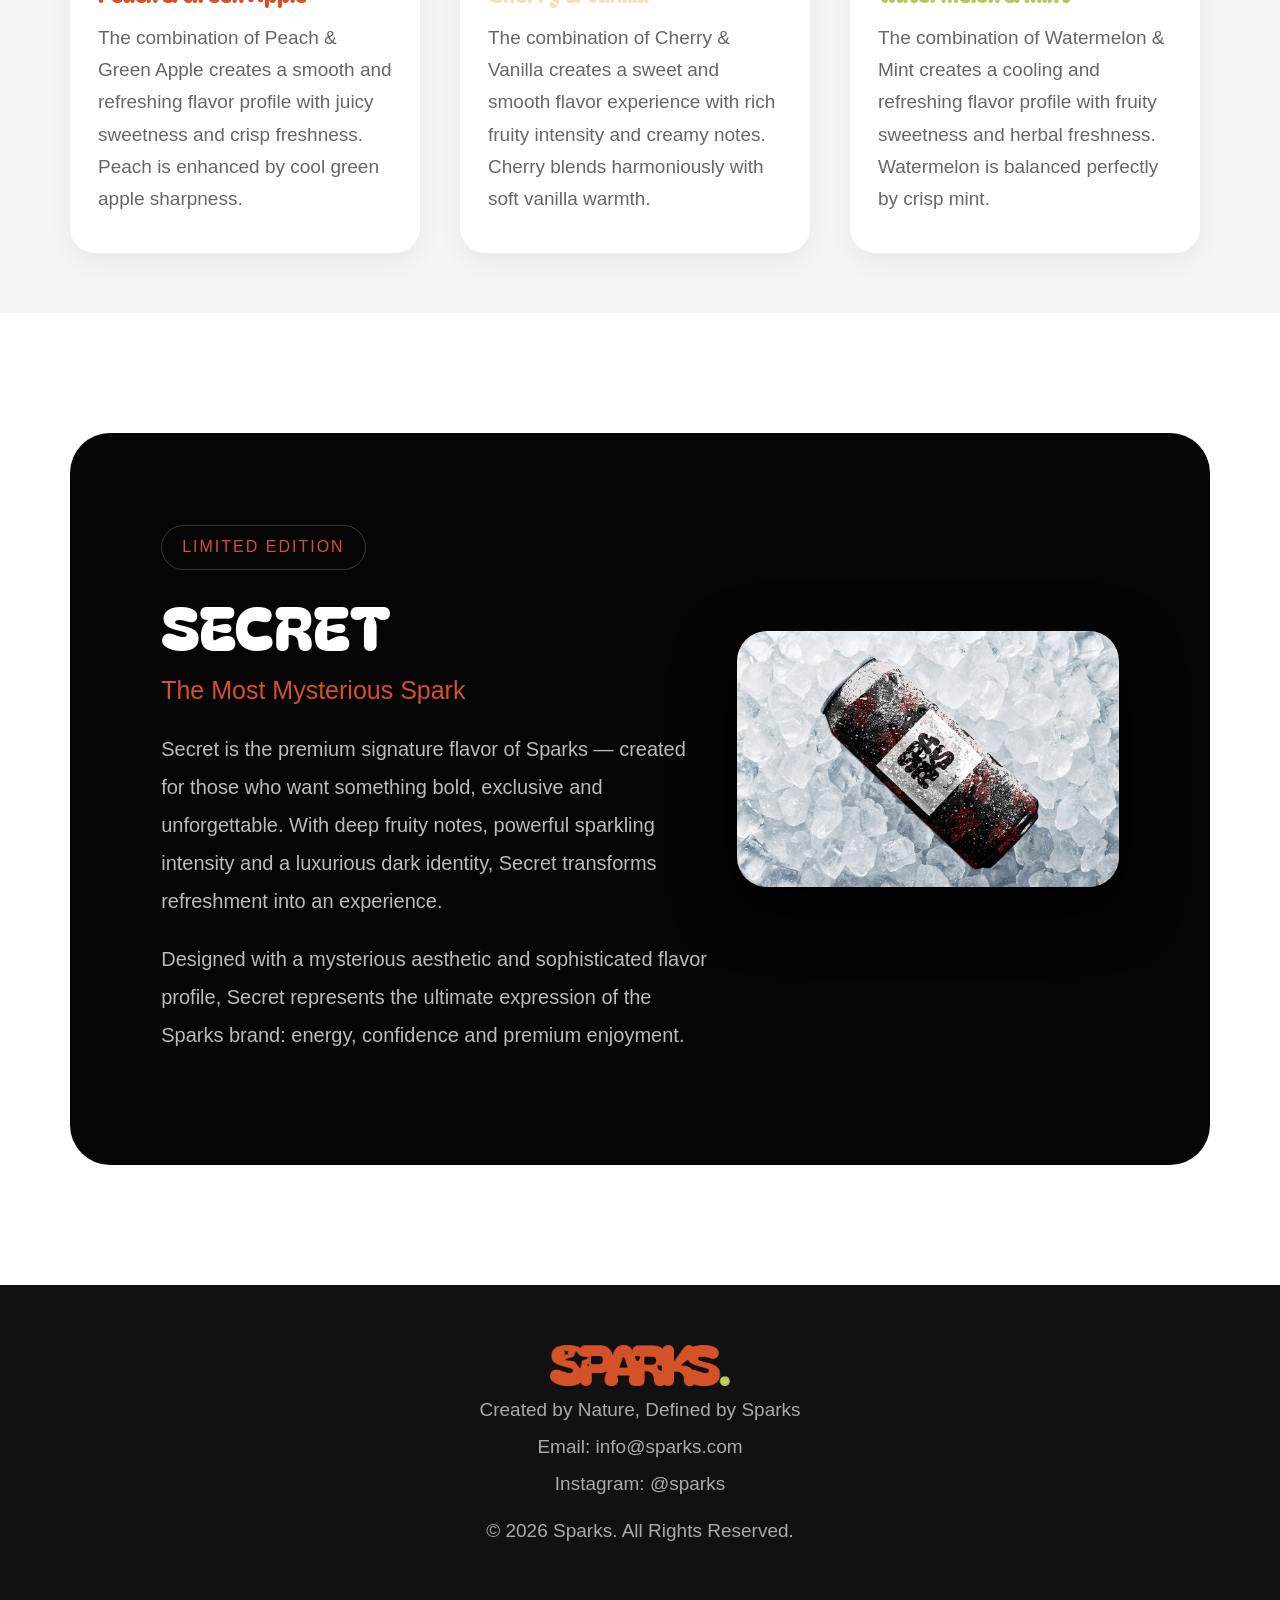
<file: flavors.html>
<!DOCTYPE html>
<html lang="en">
<head>
  <meta charset="UTF-8" />
  <meta name="viewport" content="width=device-width, initial-scale=1.0" />
  <title>SPARKS - FLAVORS</title>
  <link rel="shortcut icon" href="https://christinastyl.github.io/sparks/images/favicon.png">


  <meta name="viewport" content="width=device-width, initial-scale=1">
  <meta name="title" content="SPARKS">
  <meta name="description" content="">

  <meta property="og:url" content="https://christinastyl.github.io/sparks/"/>
  <meta property="og:title" content="SPARKS"/>
  <meta property="og:description" content=""/>
  <meta property="og:site_name" content="SPARKS"/>
  <meta property="og:image" content="https://christinastyl.github.io/sparks/images/og_image.jpg"/>

  <link rel="stylesheet" href="https://maxcdn.bootstrapcdn.com/bootstrap/3.4.1/css/bootstrap.min.css">
  <script src="https://ajax.googleapis.com/ajax/libs/jquery/3.7.1/jquery.min.js"></script>
  <script src="https://maxcdn.bootstrapcdn.com/bootstrap/3.4.1/js/bootstrap.min.js"></script>

  <link rel="preconnect" href="https://fonts.googleapis.com">
  <link href="https://fonts.googleapis.com/css2?family=Bagel+Fat+One&family=Poppins:wght@300;400;500;600;700&display=swap" rel="stylesheet">
  <link href="https://fonts.cdnfonts.com/css/myriad-pro-5" rel="stylesheet">
  <link  href="scripts/style.css" rel="stylesheet"/>
</head>

<body>
    <div class="menu-wrap">
        <div class="container">
            <div class="row">
                <div class="col-xs-2">
                    <a href="/sparks" class="logo"><img src="images/logo.png" alt="logo"></a>
                </div>
                <div class="col-xs-10">
                    <div class="mobile-menu-icon" id="icon-menu"><span class="sp1"></span><span class="sp2"></span><span class="sp3"></span></div>
                    <div class="mobile-menu" id="mobile-menu">
                        <a href="/sparks">Home</a>
                        <a href="/sparks/about">About</a>
                        <a class="mobile-active" href="/sparks/flavors">Flavors</a>
                        <a href="/sparks/promotions">Promotions</a>
                        <a href="/sparks/contact">Contact</a>
                     </div>
                    <div class="menu">
                        <a href="/sparks">Home</a>
                        <a href="/sparks/about">About</a>
                        <a class="active" href="/sparks/flavors">Flavors</a>
                        <a href="/sparks/promotions">Promotions</a>
                        <a href="/sparks/contact">Contact</a>
                     </div>
                </div>
            </div>
        </div>
    </div>
    <div class="hero-wrap hero flavors-hero">
        <!-- <div class="overlay"></div> -->
        <div class="container">
            <div class="row">
                <div class="col-md-12">
                    <h1>FLAVORS</h1>
                </div>
            </div>
        </div>
    </div>

  <!-- FLAVORS -->

  <div class="wrap flavors-wrap">
      <div class="container">
          <div class="row">
              <div class="col-md-12">
                  <div class="section-intro">
                    <h2>Our Signature Collection</h2>
                    <p>Every Sparks flavor has its own personality, color identity and refreshing experience.</p>
                  </div>
              </div>
          </div>
          <div class="row">
              <div class="col-sm-6 col-md-4">
                  <div class="flavor-card berries">
                      <div class="flavor-top">
                        <img src="images/berry.jpg" alt="Berries Mix">
                      </div>
                      <div class="flavor-content">
                        <h3>Berries Mix</h3>
                        <p>
                          The combination of Berries Mix creates a rich and refreshing
                          flavor experience with sweet and slightly tart berry notes.
                          Its cool fruity profile delivers freshness, balance and natural enjoyment.
                        </p>
                      </div>
                  </div>
              </div>
              <div class="col-sm-6 col-md-4">
                  <div class="flavor-card strawberry">
                      <div class="flavor-top">
                        <img src="images/strawberry.jpg" alt="Strawberry Lemon">
                      </div>
                      <div class="flavor-content">
                          <h3>Strawberry & Lemon</h3>
                        <p>
                          The combination of Strawberry & Lemon delivers a vibrant
                          and refreshing experience with fruity sweetness and citrus freshness.
                          Strawberry is balanced by energetic lemon acidity.
                        </p>
                      </div>
                  </div>
              </div>
              <div class="col-sm-6 col-md-4">
                  <div class="flavor-card mango">
                      <div class="flavor-top">
                        <img src="images/mango.jpg" alt="Mango Pineapple">
                      </div>
                      <div class="flavor-content">
                          <h3>Mango & Pineapple</h3>
                        <p>
                          The combination of Mango & Pineapple creates an exotic
                          tropical flavor experience full of freshness and energy.
                          The juicy sweetness of mango blends perfectly with pineapple intensity.
                        </p>
                      </div>
                  </div>
              </div>
              <div class="col-sm-6 col-md-4">
                  <div class="flavor-card peach">
                      <div class="flavor-top">
                        <img src="images/peach.jpg" alt="Peach Green Apple">
                      </div>
                      <div class="flavor-content">
                          <h3>Peach & Green Apple</h3>
                        <p>
                          The combination of Peach & Green Apple creates a smooth
                          and refreshing flavor profile with juicy sweetness and crisp freshness.
                          Peach is enhanced by cool green apple sharpness.
                        </p>
                      </div>
                  </div>
              </div>
              <div class="col-sm-6 col-md-4">
                  <div class="flavor-card vanilla">
                      <div class="flavor-top">
                        <img src="images/vanilla.jpg" alt="Cherry & Vanilla">
                      </div>
                      <div class="flavor-content">
                          <h3>Cherry & Vanilla</h3>
                        <p>
                          The combination of Cherry & Vanilla creates a sweet and smooth
                          flavor experience with rich fruity intensity and creamy notes.
                          Cherry blends harmoniously with soft vanilla warmth.
                        </p>
                      </div>
                  </div>
              </div>
              <div class="col-sm-6 col-md-4">
                  <div class="flavor-card mint">
                      <div class="flavor-top">
                        <img src="images/mint.jpg" alt="Watermelon Mint">
                      </div>
                      <div class="flavor-content">
                        <h3>Watermelon & Mint</h3>
                        <p>
                          The combination of Watermelon & Mint creates a cooling
                          and refreshing flavor profile with fruity sweetness and herbal freshness.
                          Watermelon is balanced perfectly by crisp mint.
                        </p>
                      </div>
                  </div>
              </div>
          </div>
      </div>
  </div>

  <div class="wrap">
      <div class="secret-overlay"></div>
      <div class="container">
          <div class="secret-wrap">
              <div class="row">
                  <div class="col-md-7">
                      <span class="premium-label">LIMITED EDITION</span>
                      <h2>SECRET</h2>
                      <h3>The Most Mysterious Spark</h3>
                      <img class="hidden-md hidden-lg" src="images/secret.jpg" alt="Secret Flavor">
                      <p>
                        Secret is the premium signature flavor of Sparks — created
                        for those who want something bold, exclusive and unforgettable.
                        With deep fruity notes, powerful sparkling intensity and
                        a luxurious dark identity, Secret transforms refreshment into an experience.
                      </p>
                      <p>
                        Designed with a mysterious aesthetic and sophisticated flavor profile,
                        Secret represents the ultimate expression of the Sparks brand:
                        energy, confidence and premium enjoyment.
                      </p>
                  </div>
                  <div class="col-md-5">
                      <img class="hidden-xs hidden-sm" src="images/secret.jpg" alt="Secret Flavor">
                  </div>
              </div>
          </div>
      </div>
  </div>

  <!-- FOOTER -->

  <div class="footer" id="contact">
      <div class="container">
          <div class="row">
              <div class="col-md-4"></div>
              <div class="col-md-4">
                  <img src="images/secondary.png" alt="logo">
                <p>Created by Nature, Defined by Sparks</p>
                <p>Email: info@sparks.com</p>
                <p>Instagram: @sparks</p>
                <p style="margin-top:20px;">© 2026 Sparks. All Rights Reserved.</p>
              </div>
              <div class="col-md-4"></div>
          </div>
      </div>
</div>
<a href="#top" id="scroll-top" class="scroller tp" title="BACK TO TOP" ><span></span></a>
<script src="scripts/javascript.js"></script>
</body>
</html>
</file>
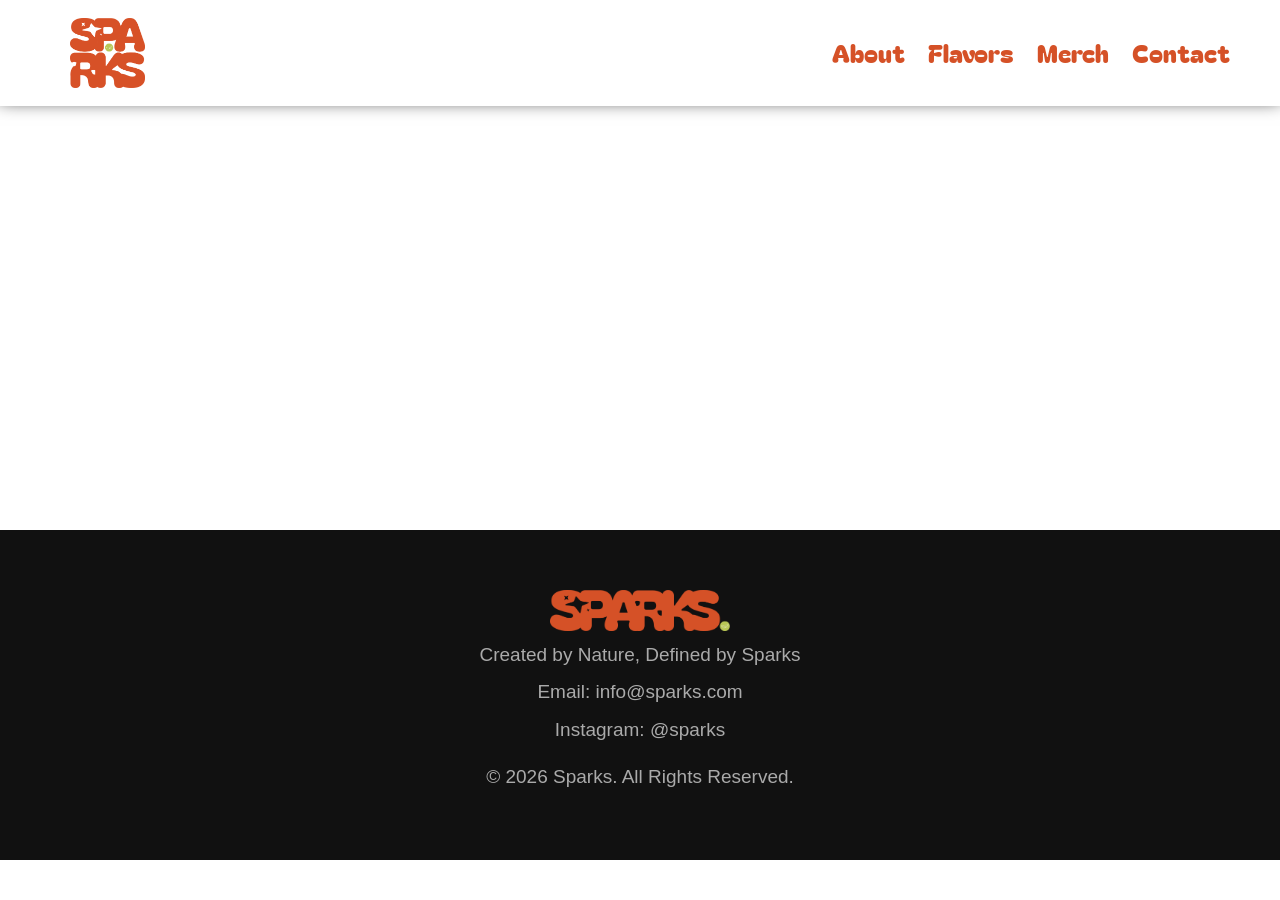
<file: merch.html>
<!DOCTYPE html>
<html lang="en">
<head>
  <meta charset="UTF-8" />
  <meta name="viewport" content="width=device-width, initial-scale=1.0" />
  <title>SPARKS</title>
  <link rel="shortcut icon" href="https://christinastyl.github.io/sparks/images/favicon.png">


  <meta name="viewport" content="width=device-width, initial-scale=1">
  <meta name="title" content="SPARKS">
  <meta name="description" content="">

  <meta property="og:url" content="https://christinastyl.github.io/sparks/"/>
  <meta property="og:title" content="SPARKS"/>
  <meta property="og:description" content=""/>
  <meta property="og:site_name" content="SPARKS"/>
  <meta property="og:image" content="https://christinastyl.github.io/sparks/images/og_image.jpg"/>

  <link rel="stylesheet" href="https://maxcdn.bootstrapcdn.com/bootstrap/3.4.1/css/bootstrap.min.css">
  <script src="https://ajax.googleapis.com/ajax/libs/jquery/3.7.1/jquery.min.js"></script>
  <script src="https://maxcdn.bootstrapcdn.com/bootstrap/3.4.1/js/bootstrap.min.js"></script>

  <link rel="preconnect" href="https://fonts.googleapis.com">
  <link href="https://fonts.googleapis.com/css2?family=Bagel+Fat+One&family=Poppins:wght@300;400;500;600;700&display=swap" rel="stylesheet">
  <link href="https://fonts.cdnfonts.com/css/myriad-pro-5" rel="stylesheet">
  <link  href="scripts/style.css" rel="stylesheet"/>
</head>

<body>
    <div class="menu-wrap">
        <div class="container">
            <div class="row">
                <div class="col-md-6">
                    <a href="/sparks" class="logo"><img src="images/logo.png" alt="logo"></a>
                </div>
                <div class="col-md-6">
                    <div class="menu">
                        <a href="/sparks/about">About</a>
                        <a href="/sparks/flavors">Flavors</a>
                        <a href="/sparks/merch">Merch</a>
                        <a href="/sparks/contact">Contact</a>
                     </div>
                </div>
            </div>
        </div>
    </div>
    <div class="hero-wrap hero" id="top">
        <!-- <div class="overlay"></div> -->
        <div class="container">
            <div class="row">
                <div class="col-md-12">
                    <h1>MERCH</h1>
                </div>
            </div>
        </div>
    </div>

  <!-- FLAVORS -->



  <!-- FOOTER -->

  <div class="footer" id="contact">
      <div class="container">
          <div class="row">
              <div class="col-md-4"></div>
              <div class="col-md-4">
                  <img src="images/secondary.png" alt="logo">
                <p>Created by Nature, Defined by Sparks</p>
                <p>Email: info@sparks.com</p>
                <p>Instagram: @sparks</p>
                <p style="margin-top:20px;">© 2026 Sparks. All Rights Reserved.</p>
              </div>
              <div class="col-md-4"></div>
          </div>
      </div>
</div>
</body>
</html>
</file>
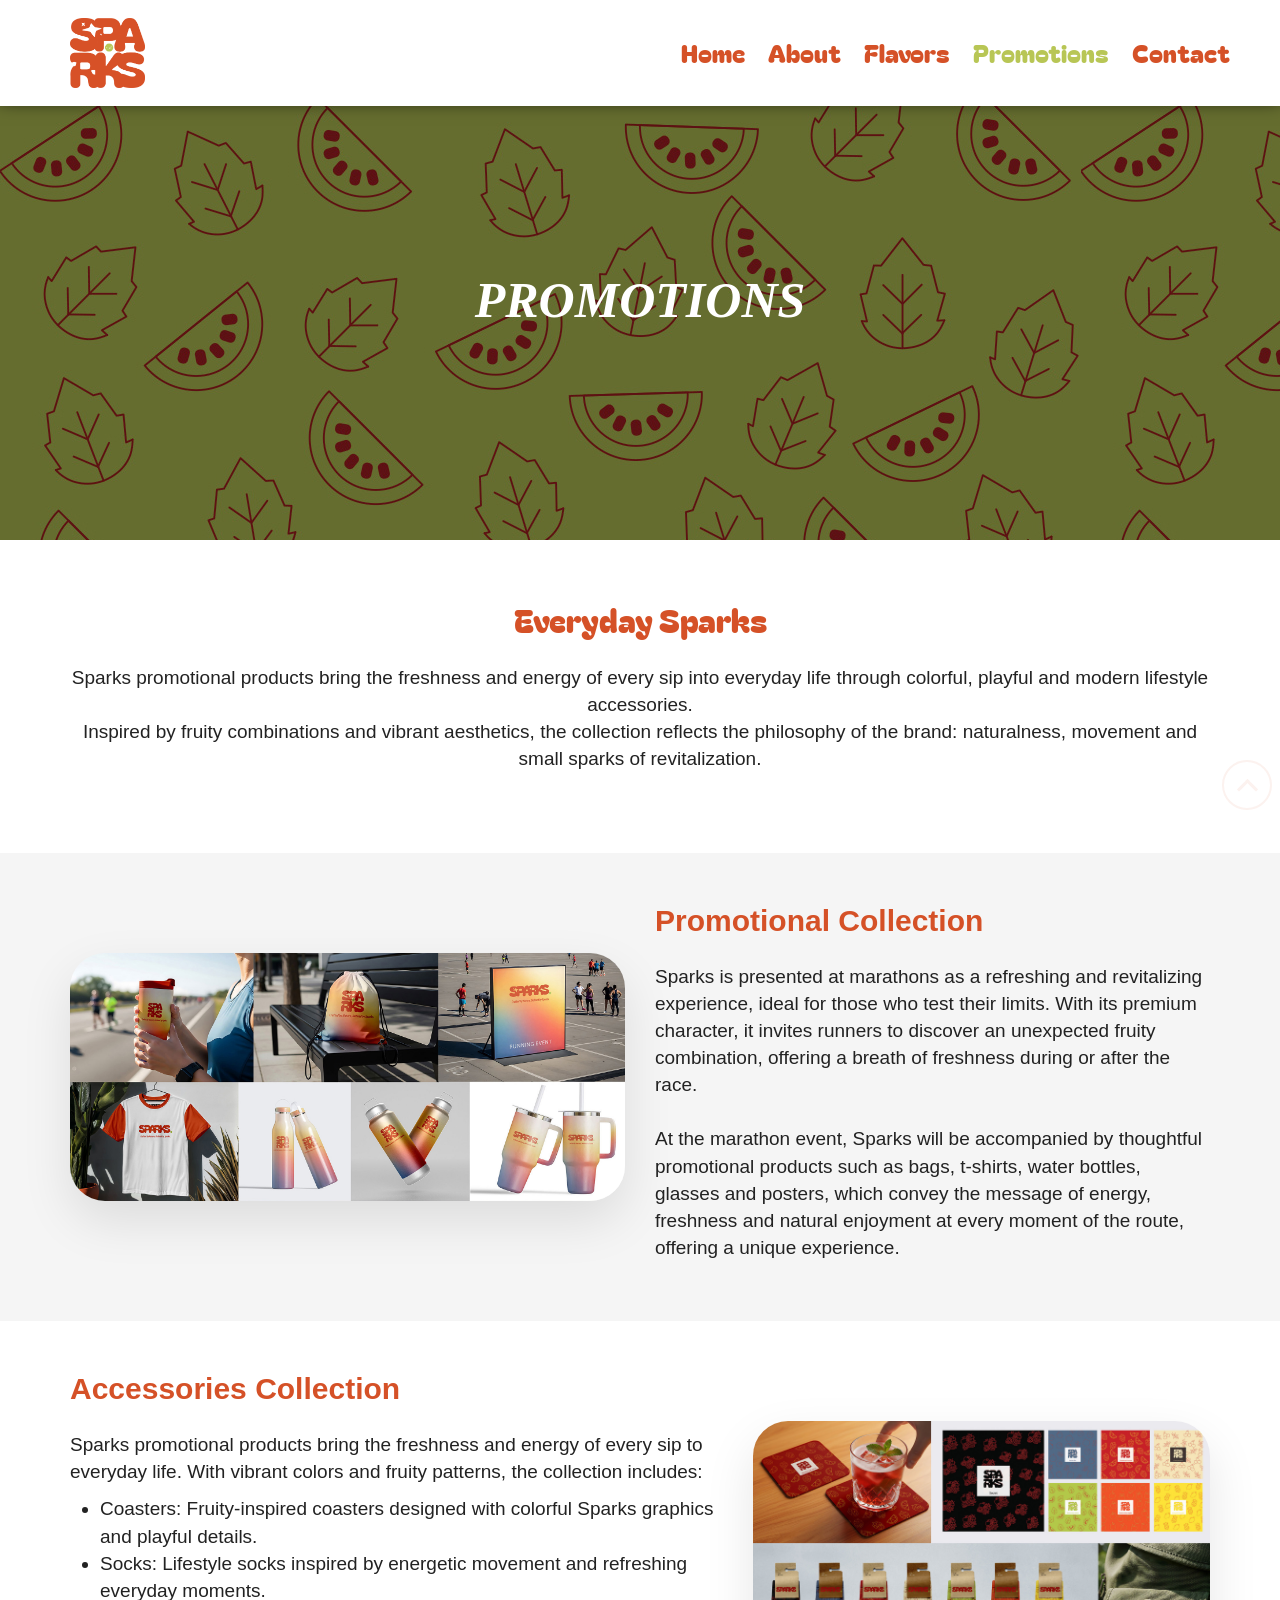
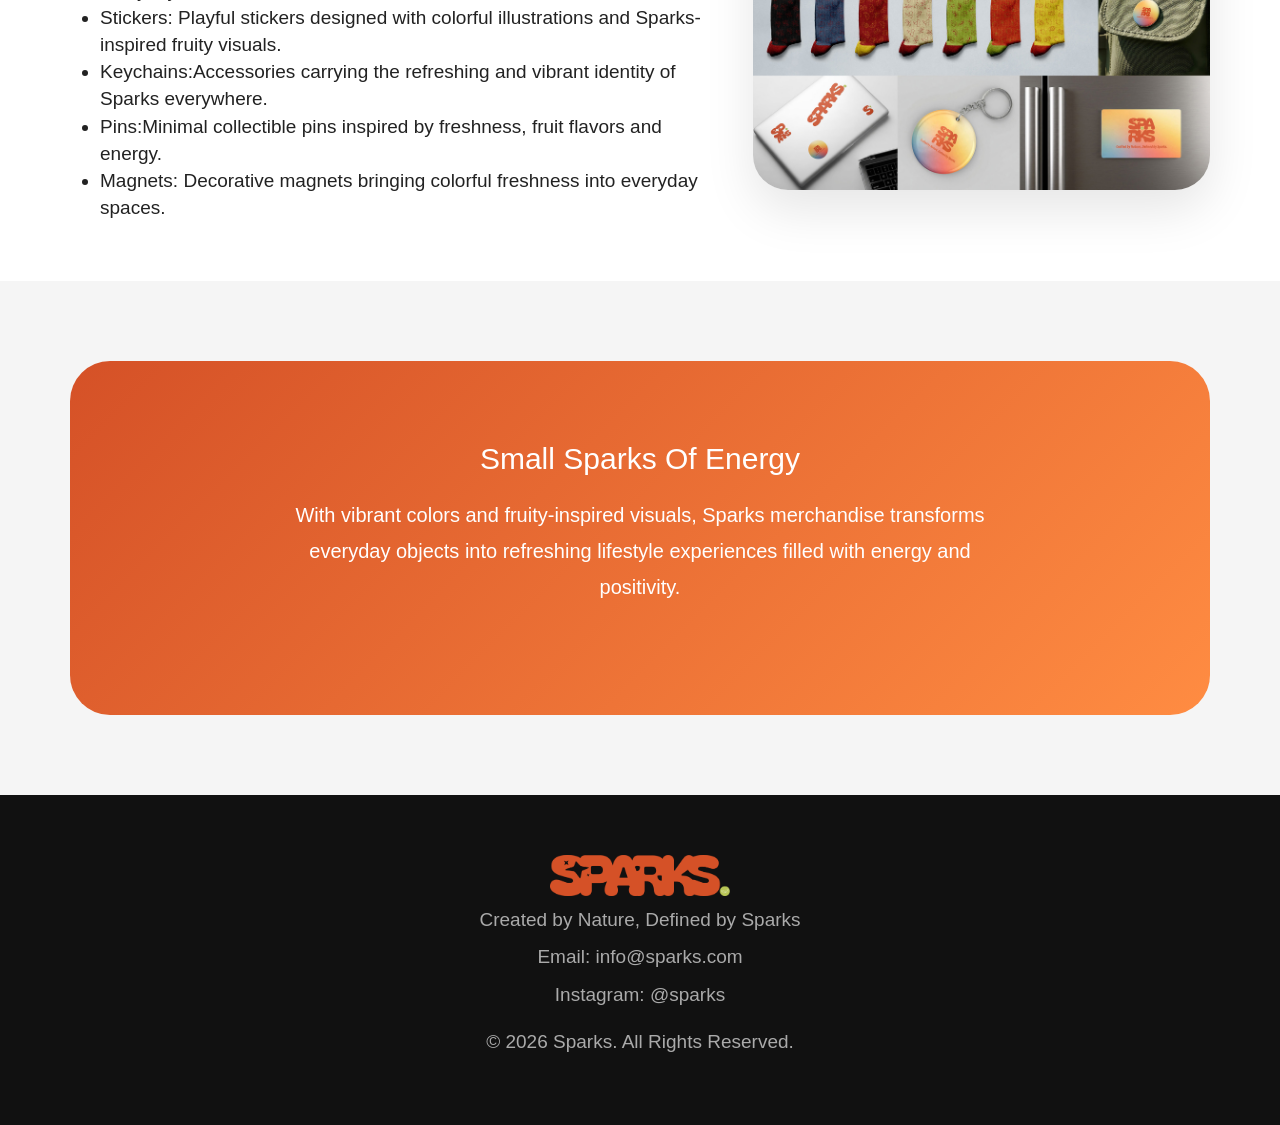
<file: promotions.html>
<!DOCTYPE html>
<html lang="en">
<head>
  <meta charset="UTF-8" />
  <meta name="viewport" content="width=device-width, initial-scale=1.0" />
  <title>SPARKS</title>
  <link rel="shortcut icon" href="https://christinastyl.github.io/sparks/images/favicon.png">


  <meta name="viewport" content="width=device-width, initial-scale=1">
  <meta name="title" content="SPARKS">
  <meta name="description" content="">

  <meta property="og:url" content="https://christinastyl.github.io/sparks/"/>
  <meta property="og:title" content="SPARKS"/>
  <meta property="og:description" content=""/>
  <meta property="og:site_name" content="SPARKS"/>
  <meta property="og:image" content="https://christinastyl.github.io/sparks/images/og_image.jpg"/>

  <link rel="stylesheet" href="https://maxcdn.bootstrapcdn.com/bootstrap/3.4.1/css/bootstrap.min.css">
  <script src="https://ajax.googleapis.com/ajax/libs/jquery/3.7.1/jquery.min.js"></script>
  <script src="https://maxcdn.bootstrapcdn.com/bootstrap/3.4.1/js/bootstrap.min.js"></script>

  <link rel="preconnect" href="https://fonts.googleapis.com">
  <link href="https://fonts.googleapis.com/css2?family=Bagel+Fat+One&family=Poppins:wght@300;400;500;600;700&display=swap" rel="stylesheet">
  <link href="https://fonts.cdnfonts.com/css/myriad-pro-5" rel="stylesheet">
  <link  href="scripts/style.css" rel="stylesheet"/>
</head>

<body>
    <div class="menu-wrap">
        <div class="container">
            <div class="row">
                <div class="col-xs-2">
                    <a href="/sparks" class="logo"><img src="images/logo.png" alt="logo"></a>
                </div>
                <div class="col-xs-10">
                    <div class="mobile-menu-icon" id="icon-menu"><span class="sp1"></span><span class="sp2"></span><span class="sp3"></span></div>
                    <div class="mobile-menu" id="mobile-menu">
                        <a href="/sparks">Home</a>
                        <a href="/sparks/about">About</a>
                        <a href="/sparks/flavors">Flavors</a>
                        <a class="mobile-active" href="/sparks/promotions">Promotions</a>
                        <a href="/sparks/contact">Contact</a>
                     </div>                    <div class="menu">
                        <a href="/sparks">Home</a>
                        <a href="/sparks/about">About</a>
                        <a href="/sparks/flavors">Flavors</a>
                        <a class="active" href="/sparks/promotions">Promotions</a>
                        <a href="/sparks/contact">Contact</a>
                     </div>
                </div>
            </div>
        </div>
    </div>
    <div class="hero-wrap hero merch-hero" id="top">
        <!-- <div class="overlay"></div> -->
        <div class="container">
            <div class="row">
                <div class="col-md-12">
                    <h1>PROMOTIONS</h1>
                </div>
            </div>
        </div>
    </div>

    <div class="wrap merch-wrap">
        <div class="container">
            <div class="row">
                <div class="col-md-12">
                    <div class="section-intro">
                      <h2>Everyday Sparks</h2>
                      <p>Sparks promotional products bring the freshness and energy of every sip into everyday life through colorful, playful and modern lifestyle accessories.<br>Inspired by fruity combinations and vibrant aesthetics, the collection reflects the philosophy of the brand: naturalness, movement and small sparks of revitalization.</p>
                    </div>
                </div>
            </div>
        </div>
    </div>
    <div class="wrap promotional-wrap">
        <div class="container">
            <div class="row">
                <div class="col-md-6">
                    <img class="hidden-xs hidden-sm" src="images/promotional.jpg" alt="promotional products">
                </div>
                <div class="col-md-6">
                    <h2><strong>Promotional Collection</strong></h2>
                    <img class="hidden-md hidden-lg" src="images/promotional.jpg" alt="promotional products">
                    <p>Sparks is presented at marathons as a refreshing and revitalizing experience, ideal for those who test their limits. With its premium character, it invites runners to discover an unexpected fruity combination, offering a breath of freshness during or after the race.<br><br>At the marathon event, Sparks will be accompanied by thoughtful promotional products such as bags, t-shirts, water bottles, glasses and posters, which convey the message of energy, freshness and natural enjoyment at every moment of the route, offering a unique experience.</p>
                </div>
            </div>
        </div>
    </div>
    <div class="wrap accessories-wrap">
        <div class="container">
            <div class="row">
                <div class="col-md-7">
                    <h2><strong>Accessories Collection</strong></h2>
                    <img class="hidden-md hidden-lg" src="images/accessories.jpg" alt="Accessories Collection">
                    <p>Sparks promotional products bring the freshness and energy of every sip to everyday life. With vibrant colors and fruity patterns, the collection includes:
                        <ul>
                            <li>Coasters: Fruity-inspired coasters designed with colorful Sparks graphics and playful details.</li>
                            <li>Socks: Lifestyle socks inspired by energetic movement and refreshing everyday moments.</li>
                            <li>Stickers: Playful stickers designed with colorful illustrations and Sparks-inspired fruity visuals.</li>
                            <li>Keychains:Accessories carrying the refreshing and vibrant identity of Sparks everywhere.</li>
                            <li>Pins:Minimal collectible pins inspired by freshness, fruit flavors and energy.</li>
                            <li>Magnets: Decorative magnets bringing colorful freshness into everyday spaces.</li>
                        </ul>
                    </p>
                </div>
                <div class="col-md-5">
                    <img class="hidden-xs hidden-sm" src="images/accessories.jpg" alt="Accessories Collection">
                </div>
            </div>
        </div>
    </div>


    <div class="cta-wrap">
        <div class="container">
            <div class="row">
                <div class="col-md-12">
                    <div class="cta">
                      <h2>Small Sparks Of Energy</h2>
                      <p>With vibrant colors and fruity-inspired visuals, Sparks merchandise transforms everyday objects into refreshing lifestyle experiences filled with energy and positivity.</p>
                    </div>
                </div>
            </div>
        </div>
    </div>
  <!-- FOOTER -->

  <div class="footer" id="contact">
      <div class="container">
          <div class="row">
              <div class="col-md-4"></div>
              <div class="col-md-4">
                  <img src="images/secondary.png" alt="logo">
                <p>Created by Nature, Defined by Sparks</p>
                <p>Email: info@sparks.com</p>
                <p>Instagram: @sparks</p>
                <p style="margin-top:20px;">© 2026 Sparks. All Rights Reserved.</p>
              </div>
              <div class="col-md-4"></div>
          </div>
      </div>
</div>
<a href="#top" id="scroll-top" class="scroller tp" title="BACK TO TOP" ><span></span></a>
<script src="scripts/javascript.js"></script>
</body>
</html>
</file>
<file: scripts/style.css>
*{margin:0;padding:0;box-sizing:border-box;}
body{font-family: 'Myriad Pro', sans-serif;/* font-family:'Poppins',sans-serif; */background:#fff;color:#222;overflow-x:hidden;font-size: 19px;}
html{scroll-behavior:smooth;}
:root{
    --main:#d55127;
    --secondary:#b8c655;
    --dark:#111;
    --light:#fff;
    --gray:#f5f5f5;
}
h1, h2, h3, h4, h5, h6 {margin-top: 0;margin-bottom: 0.8em;font-weight: 100;line-height: 1.2;}
a {text-decoration: none}
ul, ol {margin: 10px 0 10px 30px;}

.overlay{background-color: #000;width: 100%;height: 100%;z-index: 1000;position: absolute;opacity: 16%;}
.menu-wrap{position: fixed;background: #fff;width: 100%;z-index: 1000;box-shadow: 0px -8px 18px 1px #000000;}
.menu{font-family:'Bagel Fat One',cursive;text-align: right;display: none}
.menu a{padding: 35px 10px;font-size: 25px;text-decoration: none;display: inline-block;color: var(--main);}
.menu a:hover{color: var(--secondary)}
.menu a.active{color: var(--secondary)}
.logo {margin: 0;display: inline-block;}
.logo img{height:90px;display: block;padding: 10px 0;margin-top: 8px;}

.mobile-menu-icon {display: inline-block;position: absolute;width: 30px;height: 35px;margin-bottom: -25px;right: 10px;top: 40px;cursor: pointer;}
.mobile-menu-icon span {display: block;position: absolute;top: 0;height: 3px;width: 100%;background: var(--main);transition: 0.3s;}
.mobile-menu-icon span.sp2 {top: 15px;}
.mobile-menu-icon span.sp3 {top: 25px;}
.mobile-menu-icon span.sp1 {top: 5px;}
.mobile-menu {display: none;position: absolute;padding: 20px 30px;background: #fff;z-index: 10000;right: 0px;top: 86px;box-shadow: 0 20px 50px rgba(0, 0, 0, 0.1);transition:0.5s;}
.mobile-menu.active{display: block;}
.mobile-menu a {display: block;text-align: end;font-size: 21px;color: var(--main);}
.mobile-menu a:hover {text-decoration: none;color: var(--secondary)}
.mobile-menu-icon.active span:nth-child(1){transform:rotate(45deg) translate(7px,7px);}
.mobile-menu-icon.active span:nth-child(2){opacity:0;}
.mobile-menu-icon.active span:nth-child(3){transform:rotate(-45deg) translate(7px,-7px);}
.mobile-menu a.mobile-active{color: var(--secondary)}

.header-wrap {background: url('../images/header-bg.jpg') 0 0 no-repeat;background-size: cover;height: 350px;background-position: center;    position: relative;top: 90px;margin-bottom: 100px;}
.page-header-wrap{background: url('../images/header-bg.jpg') 0 0 no-repeat;background-size: cover;background-position: center;}
.header-wrap .header-title{line-height: 1;color: #fff;font-size: 70px;}
.header-wrap .header-title span{display: block;background-image: linear-gradient(to right, var(--light), var(--dark));-webkit-background-clip: text;-webkit-text-fill-color: transparent;}
.header-wrap .header-text{color: #fff;font-size: 18px;padding: 20px 0;}
.header-wrap .header-text span{color: var(--light);}
.button {color: #fff;border: 1px solid;font-size: 17px;font-weight: normal;padding: 14px 16px;border-radius: 5px;border-image: linear-gradient(to right, var(--light), var(--dark)) 1;}
.button:hover{background-image: linear-gradient(to right, var(--light), var(--dark));text-decoration: none;color: #fff;-webkit-background-clip: border-box;-webkit-text-fill-color: white;}
.header-img{padding: 13% 0;text-align: center;}
.header-img img{width: 100%;padding: 13% 0;}
.header-img h1{font-family: 'Myriad Pro';font-size: 3rem;color: #fff;font-weight: bold;font-style: italic;margin-top:80px;}

.hero{height:50vh;background-size:cover;background-position:center;text-align:center;color:white;position: relative;top: 90px;margin-bottom: 80px;}
.about-hero {background:linear-gradient(rgba(0,0,0,0.45),rgba(0,0,0,0.45)),url('../images/about_hero.jpg');}
.flavors-hero {background:linear-gradient(rgba(0,0,0,0.45),rgba(0,0,0,0.45)),url('../images/flavors_hero.jpg');}
.merch-hero {background:linear-gradient(rgba(0,0,0,0.45),rgba(0,0,0,0.45)),url('../images/merch_hero.jpg');}
.contact-hero {background:linear-gradient(rgba(0,0,0,0.45),rgba(0,0,0,0.45)),url('../images/contact_hero.jpg');}

.hero h1{position: relative;top: 20vh;font-family: 'Myriad Pro';font-size: 5rem;color: #fff;font-weight: bold;font-style: italic;}
.hero p{max-width:700px;line-height:1.8;font-size:1.1rem;}

.btn{display:inline-block;padding:16px 35px;background:var(--main);color:white;border-radius:50px;text-decoration:none;font-weight:600;transition:0.3s;    margin: 20px auto;display: block;width: 200px;}
.btn:hover{transform:translateY(-3px);background:var(--secondary);}

.wrap{padding: 50px 0}
.section-intro {text-align: center;padding: 20px 0}
.section-intro h2{color: var(--main);font-family: 'Bagel Fat One';font-size: 32px;}

.intro-wrap img {width: 100%;max-width: 500px;display: block;border-radius: 35px;box-shadow: 0 20px 50px rgba(0, 0, 0, 0.1);margin:0 auto 35px}
.intro-text h2 {color: var(--main)}
/* about */
/* .about img{width:100%;border-radius:25px;}
.about-text h3{font-size:2.2rem;margin-bottom:20px;}
.about-text p{line-height:1.8;color:#555;margin-bottom:20px;} */

/* FLAVORS */
.flavors-wrap {background:var(--gray);}
.flavors {display: contents;}
.flavor-card{background:white;border-radius:25px;overflow:hidden;transition:0.4s;box-shadow:0 10px 25px rgba(0,0,0,0.05);max-width: 350px;margin: 0 auto 35px;}
.flavor-card:hover{transform:translateY(-10px);}
.flavor-top{height:250px;}
.flavor-top img {width: 100%}
.flavor-content{padding:15px;}
.flavor-content h3{margin-bottom:15px;font-size:22px;font-family:'Bagel Fat One';}
.flavor-content p{color:#666;line-height:1.7;}

.berries h3{color: #596983}
.strawberry h3{color: #aa1e23}
.mango h3{color: #fee14d}
.peach h3{color: #d55127}
.vanilla h3{color: #f1e2b7}
.mint h3{color: #b8c655}

/* VALUES */
.goal-card{padding:40px;border-radius:20px;background:var(--gray);box-shadow:0 10px 30px rgba(0,0,0,0.05);text-align:center;height: -webkit-fill-available;margin-bottom:30px}
.goal-card h3{margin:20px 0;color:var(--main);}
.goal-card p{color:#666;line-height:1.7;}

/* CTA */
.cta-wrap{background: var(--gray)}
.cta{background:linear-gradient(135deg,var(--main),#ff8c42);color:white;text-align:center;border-radius:40px;margin:80px 0;padding:80px 30px;}
.cta h2{font-size:3rem;margin-bottom:20px;}
.cta p{max-width:700px;margin:auto;line-height:1.8;margin-bottom:30px;font-size: 20px;}
.cta .btn{background:white;color:var(--main);}
.cta .btn:hover{background: var(--secondary)}


.secret-wrap{position:relative;padding:8%;border-radius:40px;overflow:hidden;background:#050505;display:flex;justify-content:center;}
.secret-overlay{position:absolute;inset:0;background:radial-gradient(circle at top right,rgba(255,0,80,0.18),transparent 40%);}
.secret-container{position:relative;z-index:2;display:grid;grid-template-columns:repeat(auto-fit,minmax(320px,1fr));gap:60px;align-items:center;}
.premium-label{display:inline-block;padding:10px 20px;border:1px solid rgba(255,255,255,0.2);border-radius:50px;color:var(--main);font-size:16px;letter-spacing:2px;margin-bottom:25px;}
.secret-wrap h2{font-family:'Bagel Fat One',cursive;font-size:6rem;color:white;line-height:1;margin-bottom:20px;}
.secret-wrap h3{color:var(--main);font-size:25px;margin-bottom:25px;}
.secret-wrap p{color:#bbb;line-height:1.9;margin-bottom:20px;max-width:650px;font-size: 20px;}
.secret-can{width:100%;max-width:420px;position:relative;}
.secret-can::before{content:'';position:absolute;inset:-20px;border-radius:30px;background:linear-gradient(135deg,rgba(255,0,80,0.2),rgba(255,255,255,0.02));filter:blur(20px);}
.secret-wrap img{position:relative;z-index:2;width:100%;border-radius:30px;box-shadow:0 20px 60px rgba(0,0,0,0.6);}

.about-wrap img{width: 100%;max-width: 500px;display: block;border-radius: 35px;box-shadow: 0 20px 50px rgba(0, 0, 0, 0.12);display: block;margin:0 auto 35px;}
.about-wrap h2{color: var(--main)}

.value-wrap{background:var(--gray);}
.value-card{background:#fff;padding:25px;border-radius:30px;box-shadow:0 10px 30px rgba(0,0,0,0.05);transition:0.4s;margin-bottom: 30px}
.value-card:hover{transform:translateY(-10px);}
.value-card h3{color:var(--main);margin-bottom:20px;font-size:25px;}
.value-card p{color:#666;line-height:1.5;}

.story-wrap img{width: 100%;max-width: 500px;display: block;border-radius: 35px;box-shadow: 0 20px 50px rgba(0, 0, 0, 0.1);margin:0 auto 30px}
.story-wrap h2{color: var(--main)}

.quote-wrap{background: var(--gray)}
.quote{margin:100px 0;padding:8%;border-radius:40px;background:var(--secondary);background-size:cover;background-position:center;text-align:center;color:white;}
.quote h2{font-size:3rem;margin-bottom:20px;}
.quote p {max-width: 700px;margin: auto;line-height: 1.8;margin-bottom: 30px;font-size: 20px;}

.promotional-wrap{background-color: var(--gray)}
.promotional-wrap img{width: 100%;border-radius: 35px;box-shadow: 0 20px 50px rgba(0, 0, 0, 0.1);margin-bottom: 35px;}
.promotional-wrap .section-intro {text-align: left;padding: 0}
.promotional-wrap h2{color: var(--main)}

.accessories-wrap img{width: 100%;border-radius: 35px;box-shadow: 0 20px 50px rgba(0, 0, 0, 0.1);margin-bottom: 35px;}
.accessories-wrap .section-intro {text-align: left;padding: 0}
.accessories-wrap h2 {color: var(--main)}

.contact-wrap{background-color: var(--gray)}
.contact-info h2{font-size:3rem;margin-bottom:25px;}
.contact-info p{color:#666;line-height:2;margin-bottom:40px;}
.info-box{background:white;padding: 14px 30px;border-radius:25px;margin-bottom:25px;box-shadow:0 10px 30px rgba(0,0,0,0.05);transition:0.4s;}
.info-box:hover{transform:translateY(-5px);}
.info-box h3{color:var(--main);margin-bottom:10px;}
.info-box p{margin:0;color:#555;font: 18px}

.contact-form{background:white;padding:50px;border-radius:35px;box-shadow:0 15px 40px rgba(0,0,0,0.08);}
.contact-form h2{margin-bottom:35px;font-size:2.5rem;}
.form-group{margin-bottom:25px;}
.form-group label{display:block;margin-bottom:10px;font-weight:600;color:#333;}
.form-group input, .form-group textarea{width:100%;padding:18px 20px;border-radius:18px;border:1px solid #ddd;outline:none;transition:0.3s;}
.form-group input:focus,.form-group textarea:focus{border-color:var(--main);}
.form-group textarea{min-height:180px;resize:none;}

.map-section{margin-top:80px;}
.map{overflow:hidden;border-radius:35px;box-shadow:0 15px 40px rgba(0,0,0,0.08);}
.map iframe{width:100%;height:405px;border:none;}

.social {background: #fff;}
.social-section h2{font-size:3rem;margin-bottom:20px;}
.social-section p{max-width:700px;margin:auto;line-height:1.9;margin-bottom:40px;}
.socials{display:grid;justify-content:center;gap:20px;flex-wrap:wrap;}
.social-btn{padding:16px 32px;border-radius:50px;text-decoration:none;background:white;color:#111;font-weight:600;box-shadow:0 10px 25px rgba(0,0,0,0.06);transition:0.4s;text-decoration: none;}
.social-btn:hover{background:var(--main);color:white;text-decoration: none;}


/* FOOTER */
.footer{background:#111;color:white;padding:60px 0;text-align:center;}
.footer img{width: 100%;padding: 0px 60px 10px;max-width: 300px}
.footer p{color:#aaa;margin-bottom:10px;}

#scroll-top{position:fixed;bottom:90px;right:8px;display:none;width:50px;height:50px;padding-top:15px;border-radius:100%;border:2px solid var(--main);z-index:3000;text-align:center;}
#scroll-top span{display:inline-block;width:15px;height:15px;border:3px solid var(--main);border-left:0;border-bottom:0;transform:rotate(-45deg);transition:0.5s;}
#scroll-top:hover span{transform: scaleX(-1) rotate(-45deg);}

/* RESPONSIVE */

@media (min-width: 768px){
}

@media (min-width: 992px) {
    .menu{display: block;margin-right: -30px;}
    .mobile-menu-icon{display: none}
    .values-section{display: flex;}
    .story-wrap img{margin-top: 50px}
    .flavor-card{margin: 10px 0;}
    .secret-wrap{margin:70px 0;}
    .secret-wrap img{margin-top: 28%;}
    .promotional-wrap img{margin-top: 50px;}
    .accessories-wrap img{margin-top: 50px;}
    .socials{display:flex;}
    .flavor-content{padding:28px;}
    .header-img h1{font-size: 5rem;}
    .header-wrap {height: 500px;}
}

@media (min-width: 1200px) {
}
</file>
